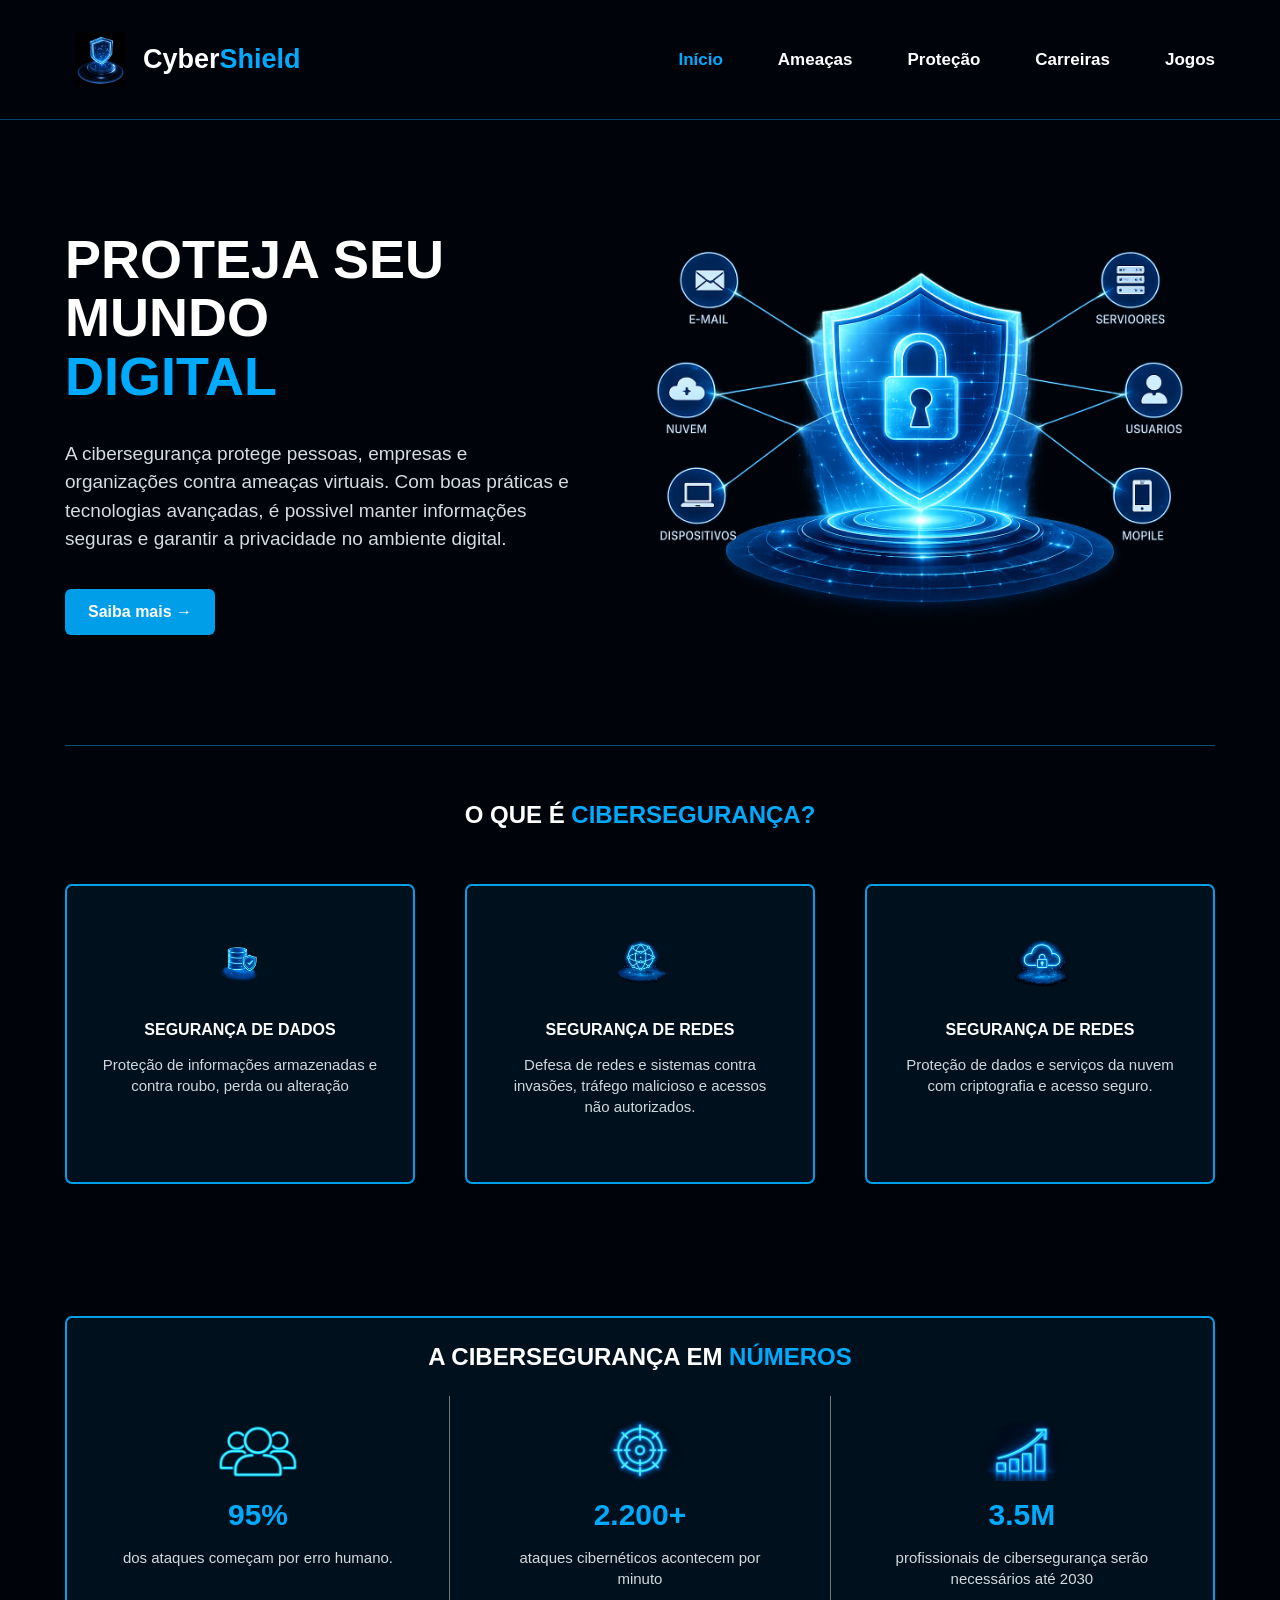
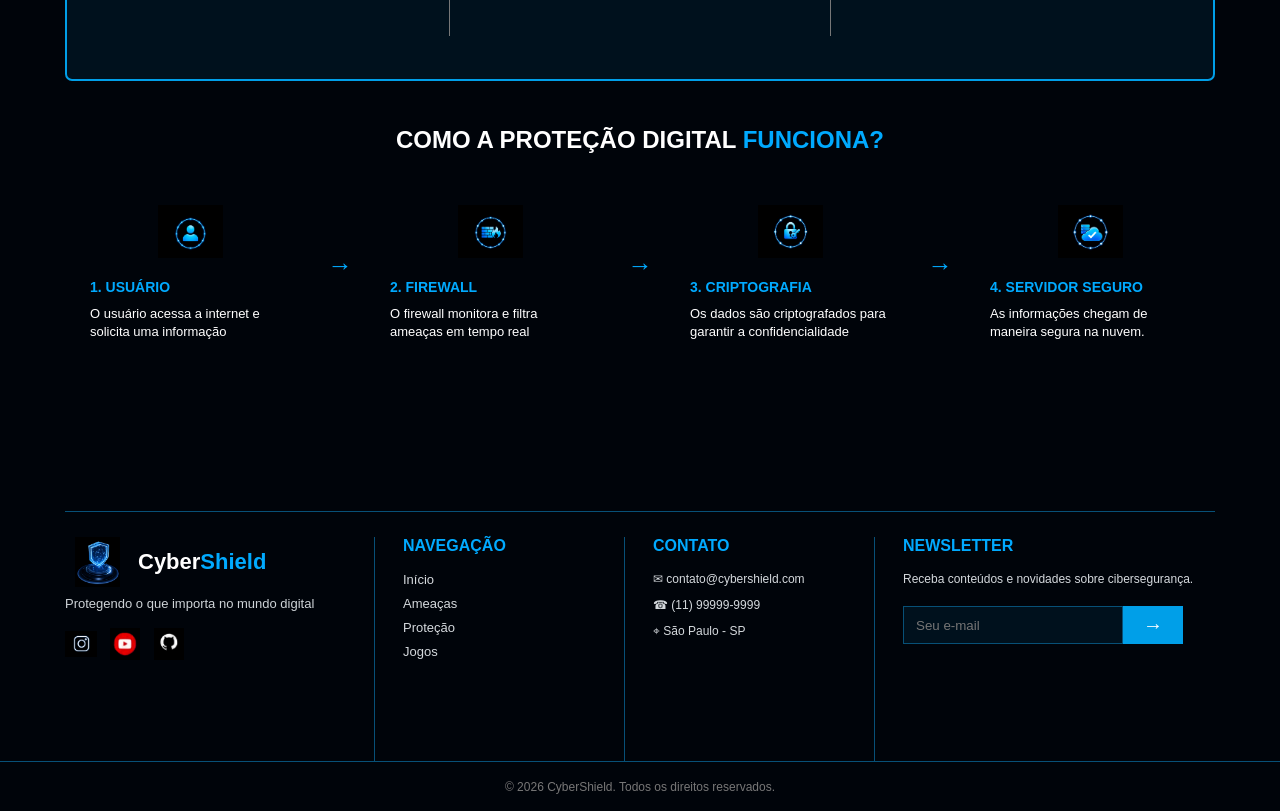
<file: index.html>
<!DOCTYPE html>
<html lang="pt-br">

<head>
    <meta charset="UTF-8">
    <meta name="viewport" content="width=device-width, initial-scale=1.0">

    <link rel="stylesheet" href="./Style/style.css">

    <title>CyberShield</title>
</head>

<body>

    <header>

        <div class="logo">
            <img src="./img/logo2.png" alt="CyberShield">
            <h2>Cyber<span>Shield</span></h2>
        </div>

        

        <nav>
            <a href="index.html">Início</a>
            <a href="./Paginas/Ameaças.html">Ameaças</a>
            <a href="./Paginas/proteger.html">Proteção</a>
            <a href="./Paginas/carreiras.html">Carreiras</a>
            <a href="./Paginas/Jogo.html">Jogos</a>
        </nav>

    </header>

    <main>

        <section class="inicio">

            <div class="inicio-texto">

                <h1>
                    PROTEJA SEU MUNDO
                    <strong>DIGITAL</strong>
                </h1>

                <p>
                    A cibersegurança protege pessoas, empresas
                    e organizações contra ameaças virtuais. Com
                    boas práticas e tecnologias avançadas, é
                    possivel manter informações seguras e
                    garantir a privacidade no ambiente digital.
                </p>

                <a class="botao" href="Paginas/pt2 luiz.html">
                    Saiba mais →
                </a>

            </div>

            <div class="inicio-imagem">

                <img src="./img/protecao.png.png" alt="Proteção digital">

            </div>

        </section>

        <div class="linha"></div>

        <section class="ciberseguranca">

            <h2>
                O QUE É <span>CIBERSEGURANÇA?</span>
            </h2>

            <div class="cards">

                <div class="card">

                    <img src="./img/seguranca-dados.png" alt="Segurança de dados">

                    <h3>
                        SEGURANÇA DE DADOS
                    </h3>

                    <p>
                        Proteção de informações
                        armazenadas e contra roubo,
                        perda ou alteração
                    </p>

                </div>

                <div class="card">

                    <img src="./img/seguranca-rede.png" alt="Segurança de rede">

                    <h3>
                        SEGURANÇA DE REDES
                    </h3>

                    <p>
                        Defesa de redes e sistemas
                        contra invasões, tráfego
                        malicioso e acessos não
                        autorizados.
                    </p>

                </div>

                <div class="card">

                    <img src="./img/seguranca-nuvem.png" alt="Segurança de nuvem">

                    <h3>
                        SEGURANÇA DE REDES
                    </h3>

                    <p>
                        Proteção de dados e serviços
                        da nuvem com criptografia e
                        acesso seguro.
                    </p>

                </div>

            </div>

        </section>

        <section class="numeros">

            <h2>
                A CIBERSEGURANÇA EM <span>NÚMEROS</span>
            </h2>

            <div class="numeros-conteudo">

                <div class="numero">

                    <img src="./img/pessoas.png" alt="Pessoas">

                    <h3>95%</h3>

                    <p>
                        dos ataques começam por
                        erro humano.
                    </p>

                </div>

                <div class="numero">

                    <img src="./img/alvo.png" alt="Ataques">

                    <h3>2.200+</h3>

                    <p>
                        ataques cibernéticos
                        acontecem por minuto
                    </p>

                </div>

                <div class="numero">

                    <img src="./img/grafico.png" alt="Gráfico">

                    <h3>3.5M</h3>

                    <p>
                        profissionais de cibersegurança
                        serão necessários até 2030
                    </p>

                </div>

            </div>

        </section>

        <section class="protecao">

            <h2>
                COMO A PROTEÇÃO DIGITAL <span>FUNCIONA?</span>
            </h2>

            <div class="etapas">

                <div class="etapa">

                    <img src="./img/usuario.png" alt="Usuário">

                    <h3>1. USUÁRIO</h3>

                    <p>
                        O usuário acessa a
                        internet e solicita uma
                        informação
                    </p>

                </div>

                <div class="seta">
                    →
                </div>

                <div class="etapa">

                    <img src="./img/firewall.png" alt="Firewall">

                    <h3>2. FIREWALL</h3>

                    <p>
                        O firewall monitora e
                        filtra ameaças em tempo real
                    </p>

                </div>

                <div class="seta">
                    →
                </div>

                <div class="etapa">

                    <img src="./img/criptografia.png" alt="Criptografia">

                    <h3>3. CRIPTOGRAFIA</h3>

                    <p>
                        Os dados são criptografados
                        para garantir a confidencialidade
                    </p>

                </div>

                <div class="seta">
                    →
                </div>

                <div class="etapa">

                    <img src="./img/servidor.png" alt="Servidor seguro">

                    <h3>4. SERVIDOR SEGURO</h3>

                    <p>
                        As informações chegam
                        de maneira segura na
                        nuvem.
                    </p>

                </div>

            </div>

        </section>

    </main>

    <footer>

        <div class="rodape-logo">

            <div class="logo">

                <img src="./img/logo2.png" alt="CyberShield">

                <h2>
                    Cyber<span>Shield</span>
                </h2>

            </div>

            <p>
                Protegendo o que importa no
                mundo digital
            </p>

            <div class="redes">

                <img src="./img/insta.png" alt="Instagram">
                <img src="./img/youtube.png" alt="YouTube">
                <img src="./img/git.png" alt="GitHub">

            </div>

        </div>

        <div class="rodape-coluna">

            <h3>NAVEGAÇÃO</h3>

            <a href="index.html">Início</a>
            <a href="./Paginas/Ameaças.html">Ameaças</a>
            <a href="./Paginas/proteger.html">Proteção</a>
            <a href="./Paginas/Jogo.html">Jogos</a>

        </div>

        <div class="rodape-coluna">

            <h3>CONTATO</h3>

            <p>✉ contato@cybershield.com</p>
            <p>☎ (11) 99999-9999</p>
            <p>⌖ São Paulo - SP</p>

        </div>

        <div class="rodape-coluna newsletter">

            <h3>NEWSLETTER</h3>

            <p>
                Receba conteúdos e novidades
                sobre cibersegurança.
            </p>

            <div class="email">

                <input type="text" placeholder="Seu e-mail">

                <button>→</button>

            </div>

        </div>

    </footer>

    <div class="final">
        © 2026 CyberShield. Todos os direitos reservados.
    </div>

</body>

</html>
</file>
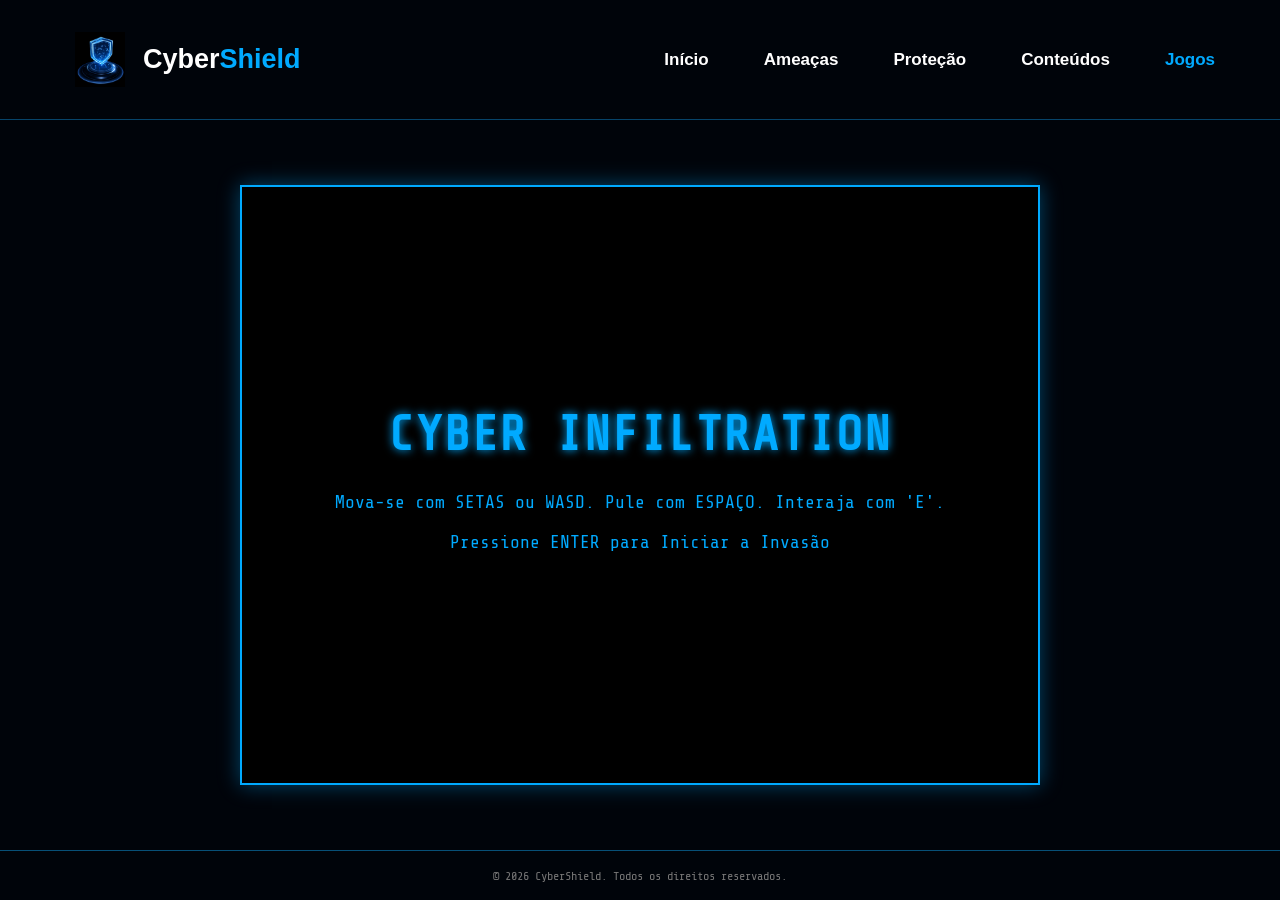
<file: Jogo.html>
<!DOCTYPE html>
<html lang="pt-BR">
<head>
    <meta charset="UTF-8">
    <meta name="viewport" content="width=device-width, initial-scale=1.0">
    <title>CyberSec Infiltration</title>
    <link rel="stylesheet" href="./Style/jogo.css">
</head>
<body>

    <header>
        <div class="logo">
            <img src="./img/logo2.png" alt="CyberShield">
            <h2>Cyber<span>Shield</span></h2>
        </div>

        <nav>
            <a href="index.html">Início</a>
            <a href="index.html#ameacas">Ameaças</a>
            <a href="index.html#protecao">Proteção</a>
            <a href="index.html#conteudos">Conteúdos</a>
            <a href="jogo.html" class="active">Jogos</a>
        </nav>
    </header>

    <main id="main-game">
        <div id="game-container">
            <canvas id="gameCanvas" width="800" height="600"></canvas>
            <div id="ui-layer">
                <div id="start-screen" class="screen">
                    <h1 class="glitch" data-text="CYBER INFILTRATION">CYBER INFILTRATION</h1>
                    <p>Mova-se com SETAS ou WASD. Pule com ESPAÇO. Interaja com 'E'.</p>
                    <p>Pressione ENTER para Iniciar a Invasão</p>
                </div>
                
                <div id="pause-screen" class="screen hidden">
                    <h1>SISTEMA PAUSADO</h1>
                    <p>Pressione 'P' ou 'ESC' para Retomar</p>
                </div>
                
                <div id="game-over-screen" class="screen hidden">
                    <h1 class="error">CONEXÃO PERDIDA</h1>
                    <p>Vidas Esgotadas.</p>
                    <p>Pressione ENTER para Tentar Novamente</p>
                </div>

                <div id="level-complete-screen" class="screen hidden">
                    <h1 class="success">FIREWALL BYPASSED</h1>
                    <p>Acesso Concedido ao Próximo Nó.</p>
                    <p>Pressione ENTER para Continuar</p>
                </div>

                <div id="game-won-screen" class="screen hidden">
                    <h1 class="success">MAINFRAME HACKEADO!</h1>
                    <p>Você destruiu o A.I. Core e liberou a rede!</p>
                    <p>Obrigado por jogar!</p>
                </div>
                
                <div id="hud" class="hidden">
                    <div class="hud-item">❤️ Vidas: <span id="lives-count">3</span></div>
                    <div class="hud-item">🌐 Nível: <span id="level-indicator">1</span></div>
                    <div class="hud-item">🔑 Chaves: <span id="keys-count">0</span></div>
                </div>
                
                <div id="puzzle-modal" class="modal hidden">
                    <h2>TERMINAL DE SEGURANÇA</h2>
                    <p id="puzzle-text">Resolva o enigma para desbloquear a porta:</p>
                    <input type="text" id="puzzle-input" placeholder="Insira a resposta..." autocomplete="off">
                    <button id="puzzle-submit">Hackear</button>
                    <p id="puzzle-error" class="error hidden">Acesso Negado. Resposta incorreta.</p>
                </div>
            </div>
        </div>
    </main>

    <script src="./Game/levels.js"></script>
    <script src="./Game/game.js"></script>

    <div class="final">
        © 2026 CyberShield. Todos os direitos reservados.
    </div>
</body>
</html>
</file>
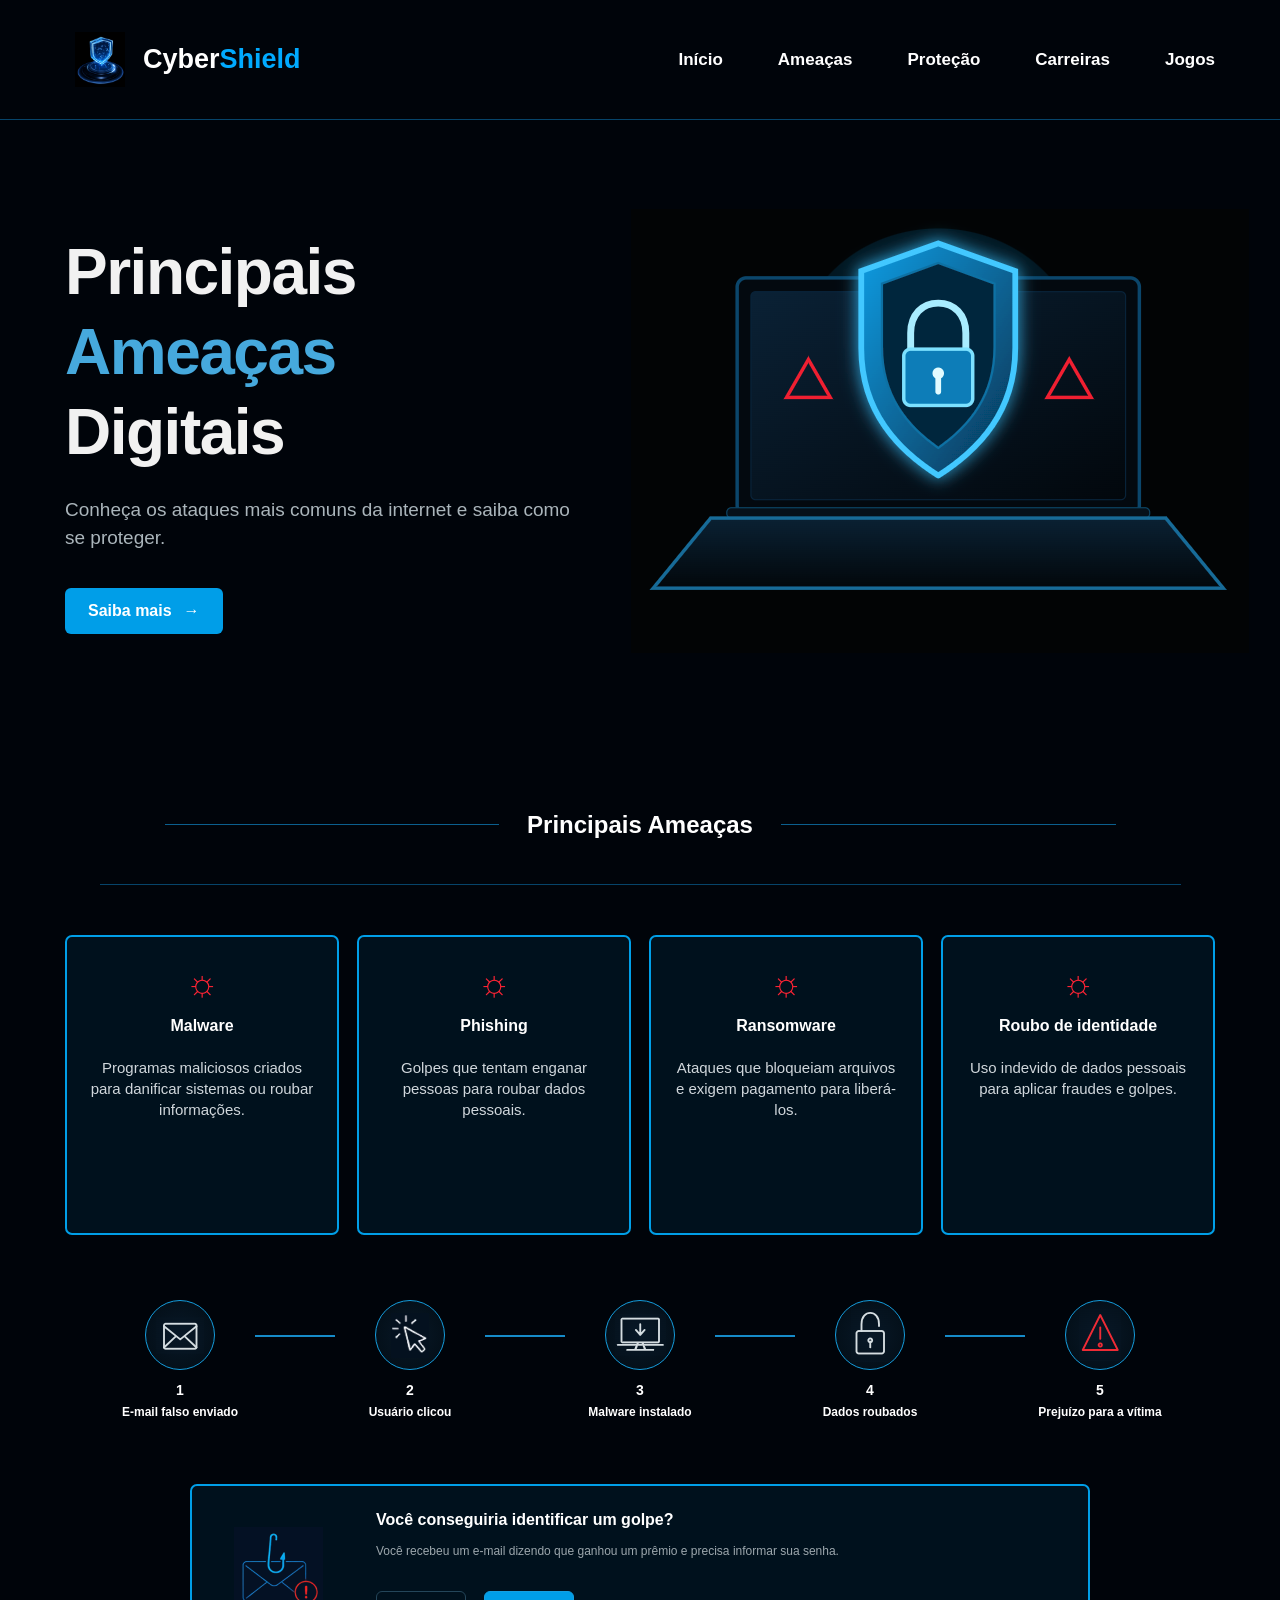
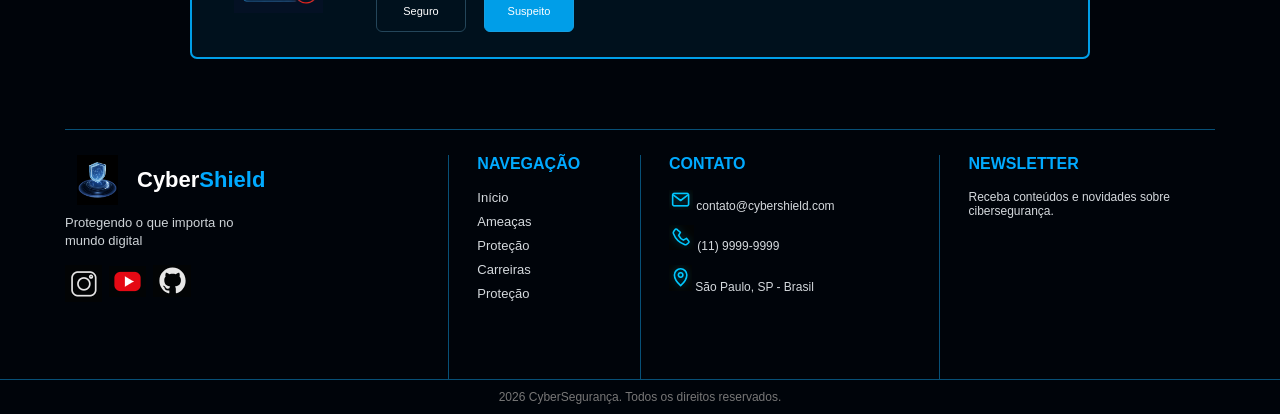
<file: Paginas/Ameaças.html>
<!DOCTYPE html>
<html lang="pt-BR">

<head>
    <meta charset="UTF-8">
    <meta name="viewport" content="width=device-width, initial-scale=1.0">
    <title>CyberShield | Ameaças Digitais</title>
    <link rel="stylesheet" href="../Style/ameaças.css">
</head>

<body>

<header id="inicio">
    <a class="brand" href="../index.html">
        <img src="../img/logo2.png" alt="Escudo CyberShield">
        <strong>Cyber<span>Shield</span></strong>
    </a>

    <nav>
        <a href="../index.html">Início</a>
        <a href="Ameaças.html">Ameaças</a>
        <a href="proteger.html">Proteção</a>
        <a href="carreiras.html">Carreiras</a>
        <a href="Jogo.html">Jogos</a>
    </nav>
</header>

<main>

    <section class="hero">

        <article>
            <h1>
                <span>Principais</span>
                <b>Ameaças</b><br>
                <span>Digitais</span>
            </h1>

            <p>
                Conheça os ataques mais comuns da internet
                e saiba como se proteger.
            </p>

            <a class="button" href="ataques.html">
                Saiba mais <b>→</b>
            </a>
        </article>

        <figure class="computer">

       <img src="../imagem_gab/TRABALHO EDUTEC7.png" alt="imagem de um computador com cadeado">

        </figure>
    </section>

    <section id="ameacas" class="threats">

        <header class="section-title">
            <i></i>
            <h2>Principais Ameaças</h2>
            <i></i>
        </header>

        <section class="cards">

            <article>
                <strong>☼</strong>
                <h3>Malware</h3>
                <p>
                    Programas maliciosos criados para
                    danificar sistemas ou roubar informações.
                </p>
            </article>

            <article>
                <strong>☼</strong>
                <h3>Phishing</h3>
                <p>
                    Golpes que tentam enganar pessoas
                    para roubar dados pessoais.
                </p>
            </article>

            <article>
                <strong>☼</strong>
                <h3>Ransomware</h3>
                <p>
                    Ataques que bloqueiam arquivos e exigem
                    pagamento para liberá-los.
                </p>
            </article>

            <article>
                <strong>☼</strong>
                <h3>Roubo de identidade</h3>
                <p>
                    Uso indevido de dados pessoais para
                    aplicar fraudes e golpes.
                </p>
            </article>

        </section>

        <section class="flow">

            <article>
                <figure>
                    <img src="../imagem_gab/imagens1.png" alt="imagem de um envelope de e-mail">
                </figure>
                <b>1</b>
                <p>E-mail falso enviado</p>
            </article>

            <i></i>

            <article>
                <figure>
                    <img src="../imagem_gab/imagens2.png" alt="imagem de um clique em um link">
                </figure>
                <b>2</b>
                <p>Usuário clicou</p>
            </article>

            <i></i>

            <article>
                <figure>
                    <img src="../imagem_gab/imagens3.png" alt="imagem de um malware sendo instalado">
                </figure>
                <b>3</b>
                <p>Malware instalado</p>
            </article>

            <i></i>

            <article>
                <figure>
                    <img src="../imagem_gab/imagens4.png" alt="imagem de dados sendo roubados">
                </figure>
                <b>4</b>
                <p>Dados roubados</p>
            </article>

            <i></i>

            <article>
                <figure class="danger">
                    <img src="../imagem_gab/imagens5.png" alt="imagem de prejuízo para a vítima">
                </figure>
                <b>5</b>
                <p>Prejuízo para a vítima</p>
            </article>

        </section>

    </section>

    <section id="protecao" class="quiz">

        <figure>
            <img src="../imagem_gab/Imagens6.png" alt="imagem de um escudo com cadeado">
        </figure>

        <article>
            <h3>Você conseguiria identificar um golpe?</h3>

            <p>
                Você recebeu um e-mail dizendo que ganhou
                um prêmio e precisa informar sua senha.
            </p>

            <p class="answers">
                <span>Seguro</span>
                <span>Suspeito</span>
            </p>
        </article>

    </section>

    <section id="carreiras"></section>
    <section id="jogo"></section>

</main>

<footer>

    <section class="footer-brand">
        <a href="../index.html" class="brand">
            <img src="../imagem_gab/novo logo.png" alt="Escudo CyberShield">
            <strong>Cyber<span>Shield</span></strong>
        </a>

        <p>
            Protegendo o que importa no<br>
            mundo digital
        </p>

        <nav class="social">
            <a href="#" aria-label="Instagram">
                <img src="../imagem_gab/icones1.png" alt="icone do Instagram">
            </a>

            <a href="#" aria-label="YouTube">
                <img src="../imagem_gab/icones2.png" alt="icone do YouTube">
            </a>

            <a href="#" aria-label="GitHub">
                <img src="../imagem_gab/icones3.png" alt="icone do GitHub">
            </a>
        </nav>
    </section>

    <section>
        <h4>NAVEGAÇÃO</h4>
        <a href="../index.html">Início</a>
        <a href="Ameaças.html">Ameaças</a>
        <a href="proteger.html">Proteção</a>
        <a href="carreiras.html">Carreiras</a>
        <a href="Jogo.html">Proteção</a>
    </section>

    <section class="contact">
    <h4>CONTATO</h4>

    <p>
        <img src="../imagem_gab/icones4.png" alt="icone de e-mail">
        <span>contato@cybershield.com</span>
    </p>

    <p>
        <img src="../imagem_gab/icones5.png" alt="icone de telefone">
        <span>(11) 9999-9999</span>
    </p>

    <p>
        <img src="../imagem_gab/icones6.png" alt="icone de localização">
        <span>São Paulo, SP - Brasil</span>
    </p>
</section>

    <section>
        <h4>NEWSLETTER</h4>
        <p>
            Receba conteúdos e novidades sobre<br>
            cibersegurança.
        </p>
    </section>

</footer>

<small>2026 CyberSegurança. Todos os direitos reservados.</small>
</file>
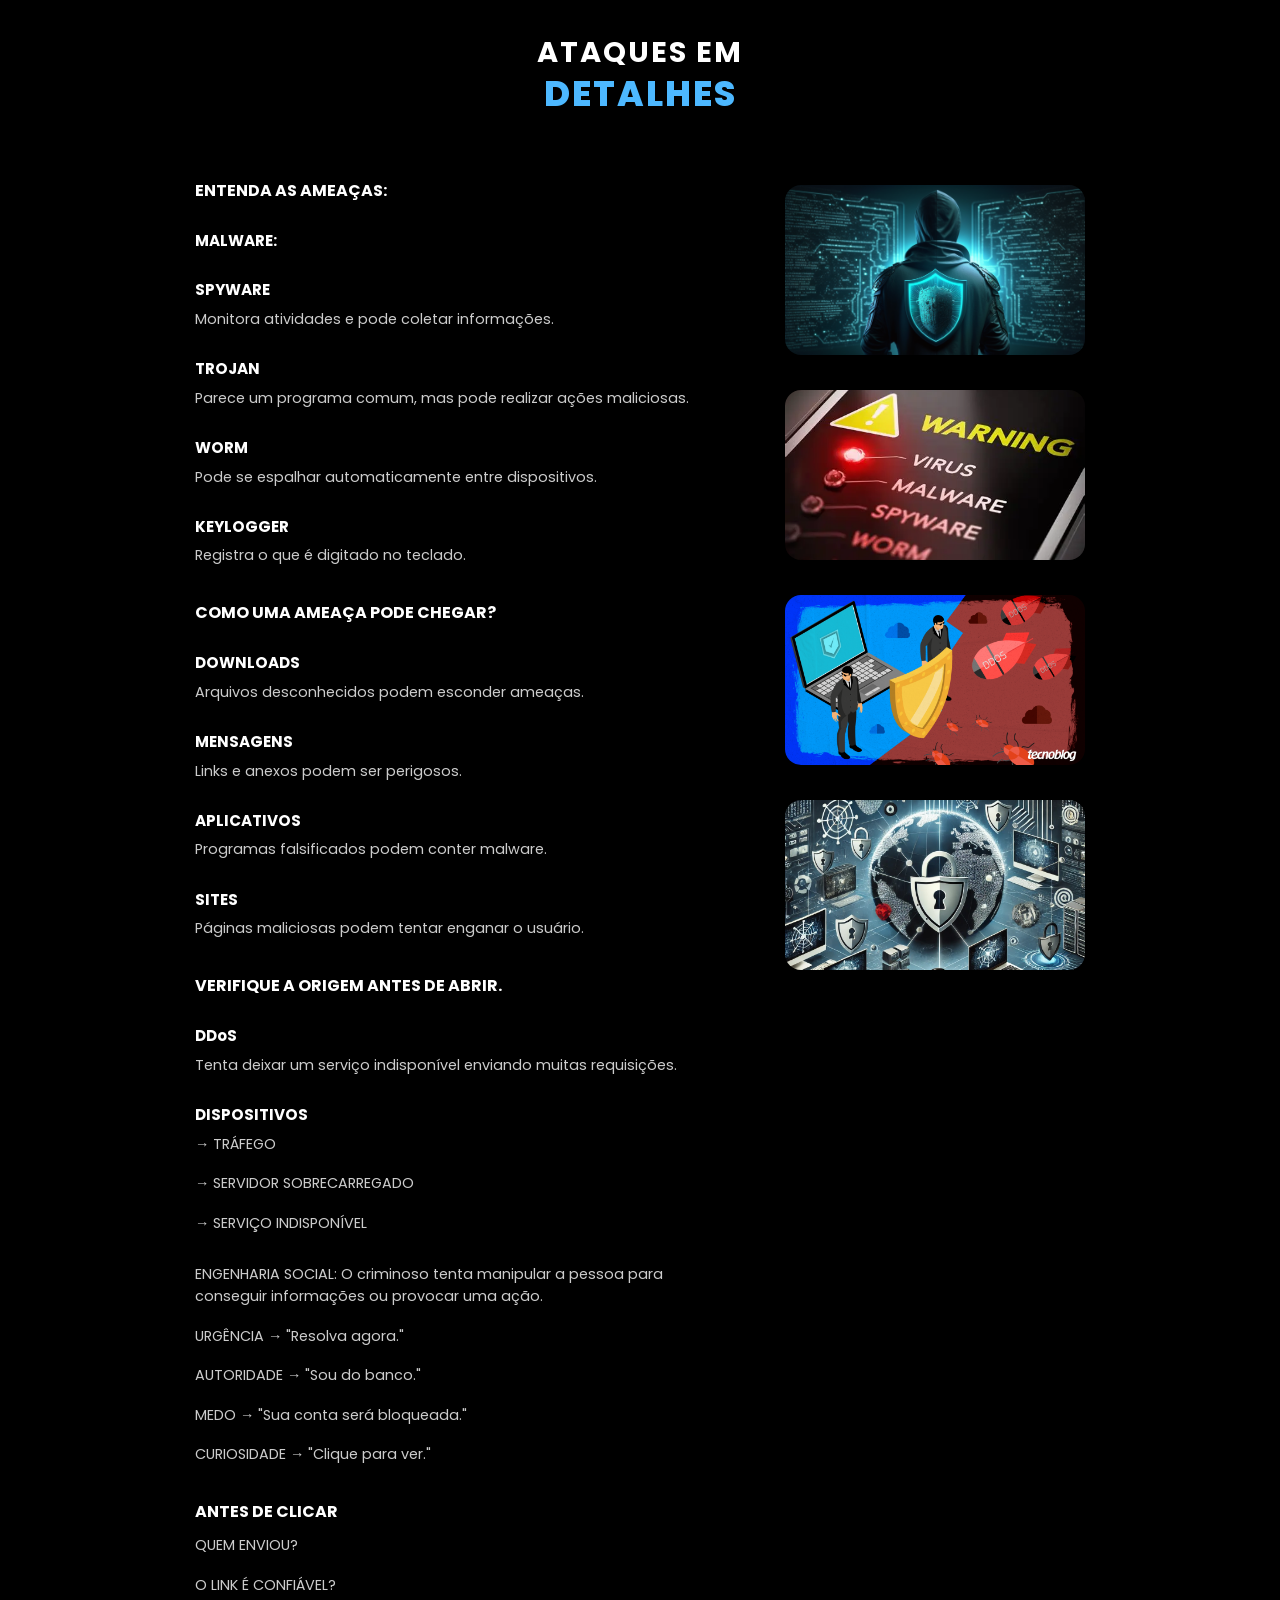
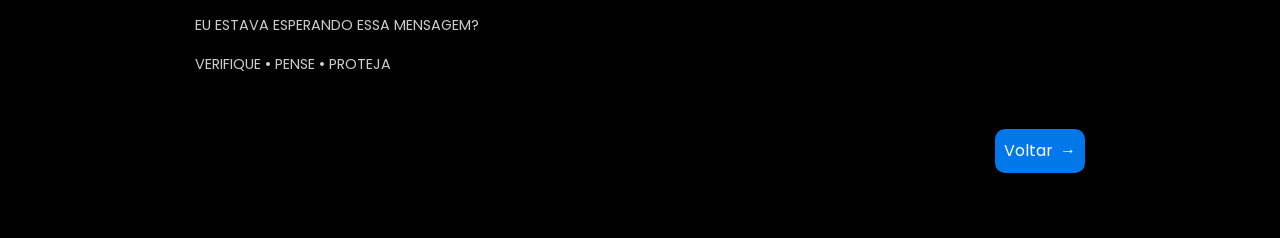
<file: Paginas/ataques.html>
<!DOCTYPE html>
<html lang="pt-BR">

<head>
    <meta charset="UTF-8">
    <meta name="viewport" content="width=device-width, initial-scale=1.0">
    <title>CyberShield | Ataques em Detalhes</title>
    <link rel="stylesheet" href="../Style/ataques.css">
</head>

<body>


<main>

    <section class="title">
        <h1>ATAQUES EM <span>DETALHES</span></h1>
    </section>

    <section class="content">

        <article class="text">

            <h2>ENTENDA AS AMEAÇAS:</h2>

            <h3>MALWARE:</h3>

            <h3>SPYWARE</h3>
            <p>Monitora atividades e pode coletar informações.</p>

            <h3>TROJAN</h3>
            <p>Parece um programa comum, mas pode realizar ações maliciosas.</p>

            <h3>WORM</h3>
            <p>Pode se espalhar automaticamente entre dispositivos.</p>

            <h3>KEYLOGGER</h3>
            <p>Registra o que é digitado no teclado.</p>

            <h2>COMO UMA AMEAÇA PODE CHEGAR?</h2>

            <h3>DOWNLOADS</h3>
            <p>Arquivos desconhecidos podem esconder ameaças.</p>

            <h3>MENSAGENS</h3>
            <p>Links e anexos podem ser perigosos.</p>

            <h3>APLICATIVOS</h3>
            <p>Programas falsificados podem conter malware.</p>

            <h3>SITES</h3>
            <p>Páginas maliciosas podem tentar enganar o usuário.</p>

            <h2>VERIFIQUE A ORIGEM ANTES DE ABRIR.</h2>

            <h3>DDoS</h3>
            <p>Tenta deixar um serviço indisponível enviando muitas requisições.</p>

            <h3>DISPOSITIVOS</h3>
            <p>→ TRÁFEGO</p>
            <p>→ SERVIDOR SOBRECARREGADO</p>
            <p>→ SERVIÇO INDISPONÍVEL</p>

            <p class="final-text">
                ENGENHARIA SOCIAL: O criminoso tenta manipular a pessoa para <br>
                conseguir informações ou provocar uma ação.
            </p>

            <p>URGÊNCIA → "Resolva agora."</p>
            <p>AUTORIDADE → "Sou do banco."</p>
            <p>MEDO → "Sua conta será bloqueada."</p>
            <p>CURIOSIDADE → "Clique para ver."</p>

            <h2>ANTES DE CLICAR</h2>

            <p>QUEM ENVIOU?</p>
            <p>O LINK É CONFIÁVEL?</p>
            <p>EU ESTAVA ESPERANDO ESSA MENSAGEM?</p>
            <p>VERIFIQUE • PENSE • PROTEJA</p>

        </article>

        <aside class="images">

            <img src="../img/ataques1.webp" alt="Pessoa protegida por escudo digital">

            <img src="../img/ataques2.webp" alt="Alerta de vírus e malware">

            <img src="../img/ataques3.webp" alt="Ilustração sobre ameaças digitais">

            <img src="../img/ataques4.webp" alt="Segurança digital">

        </aside>

    </section>

    <a href="Ameaças.html" class="back-button">
        Voltar <span>→</span>
    </a>

</main>


</body>
</html>
</file>
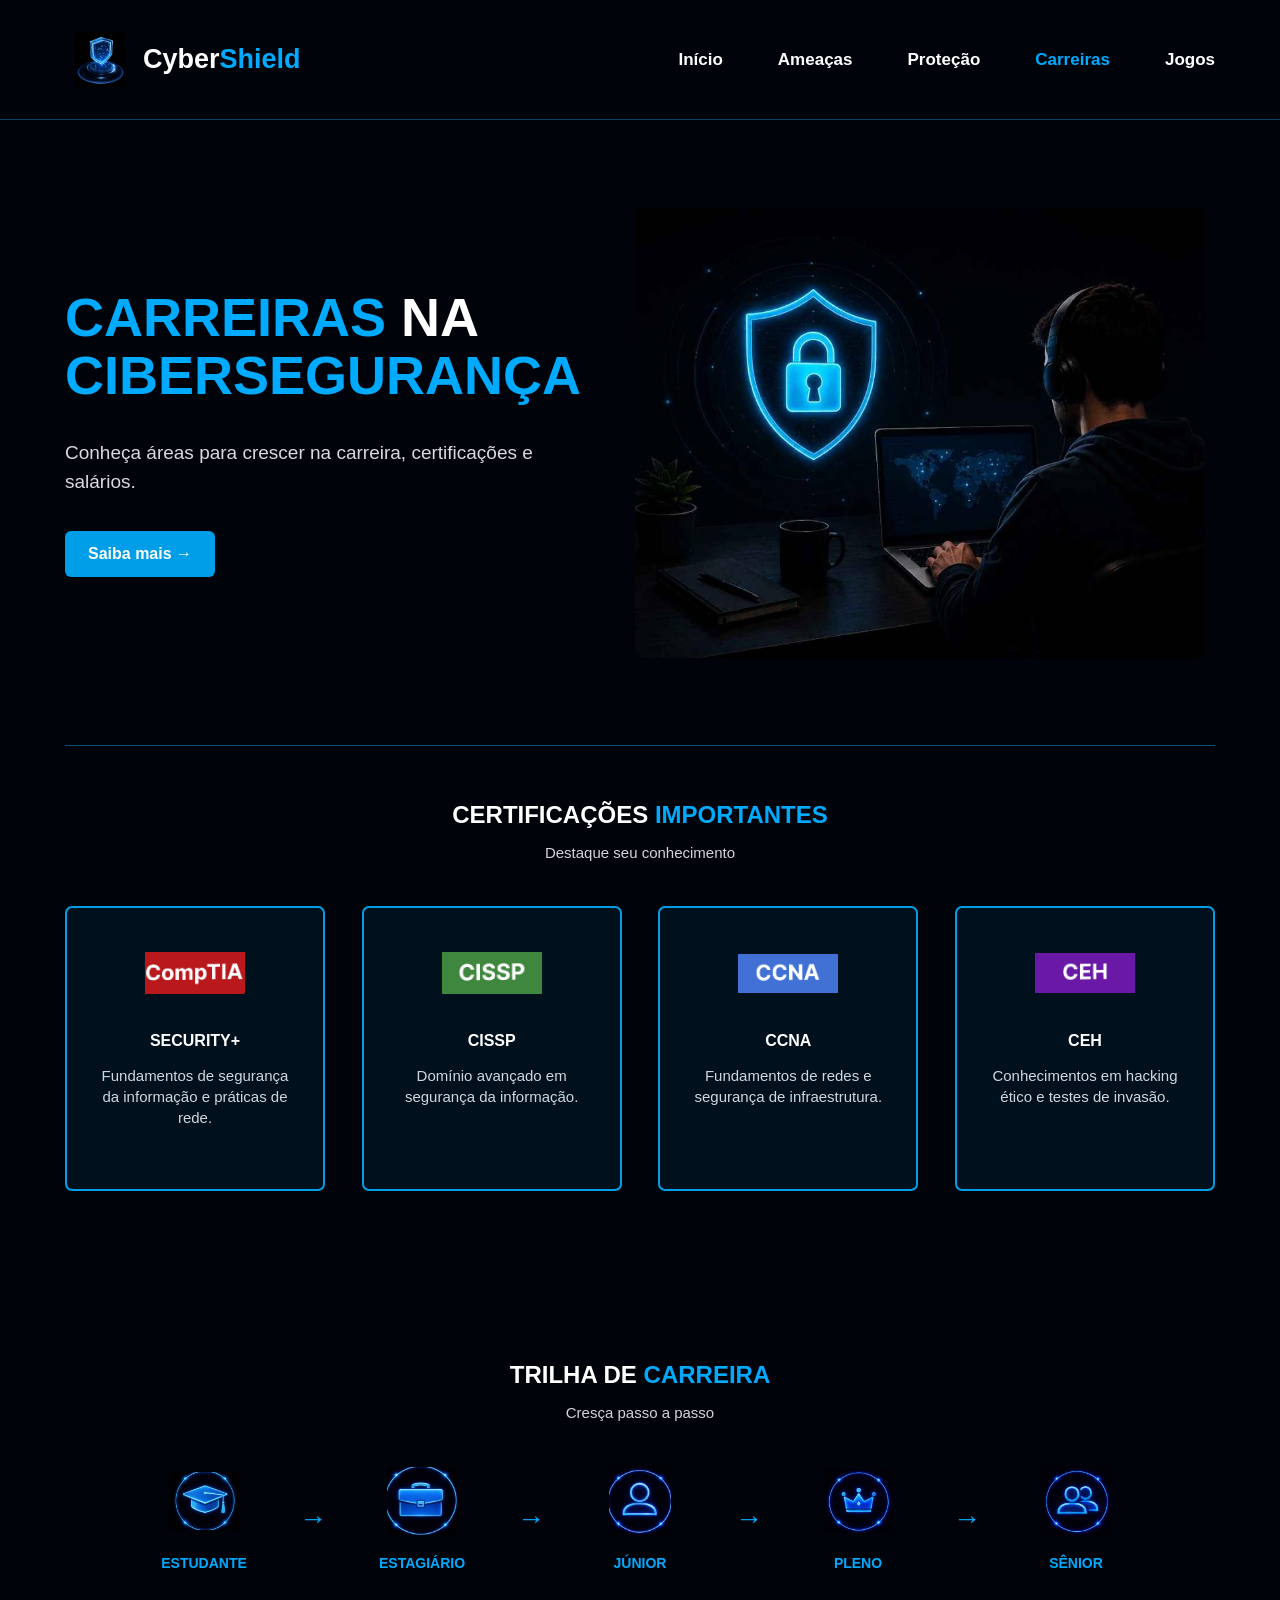
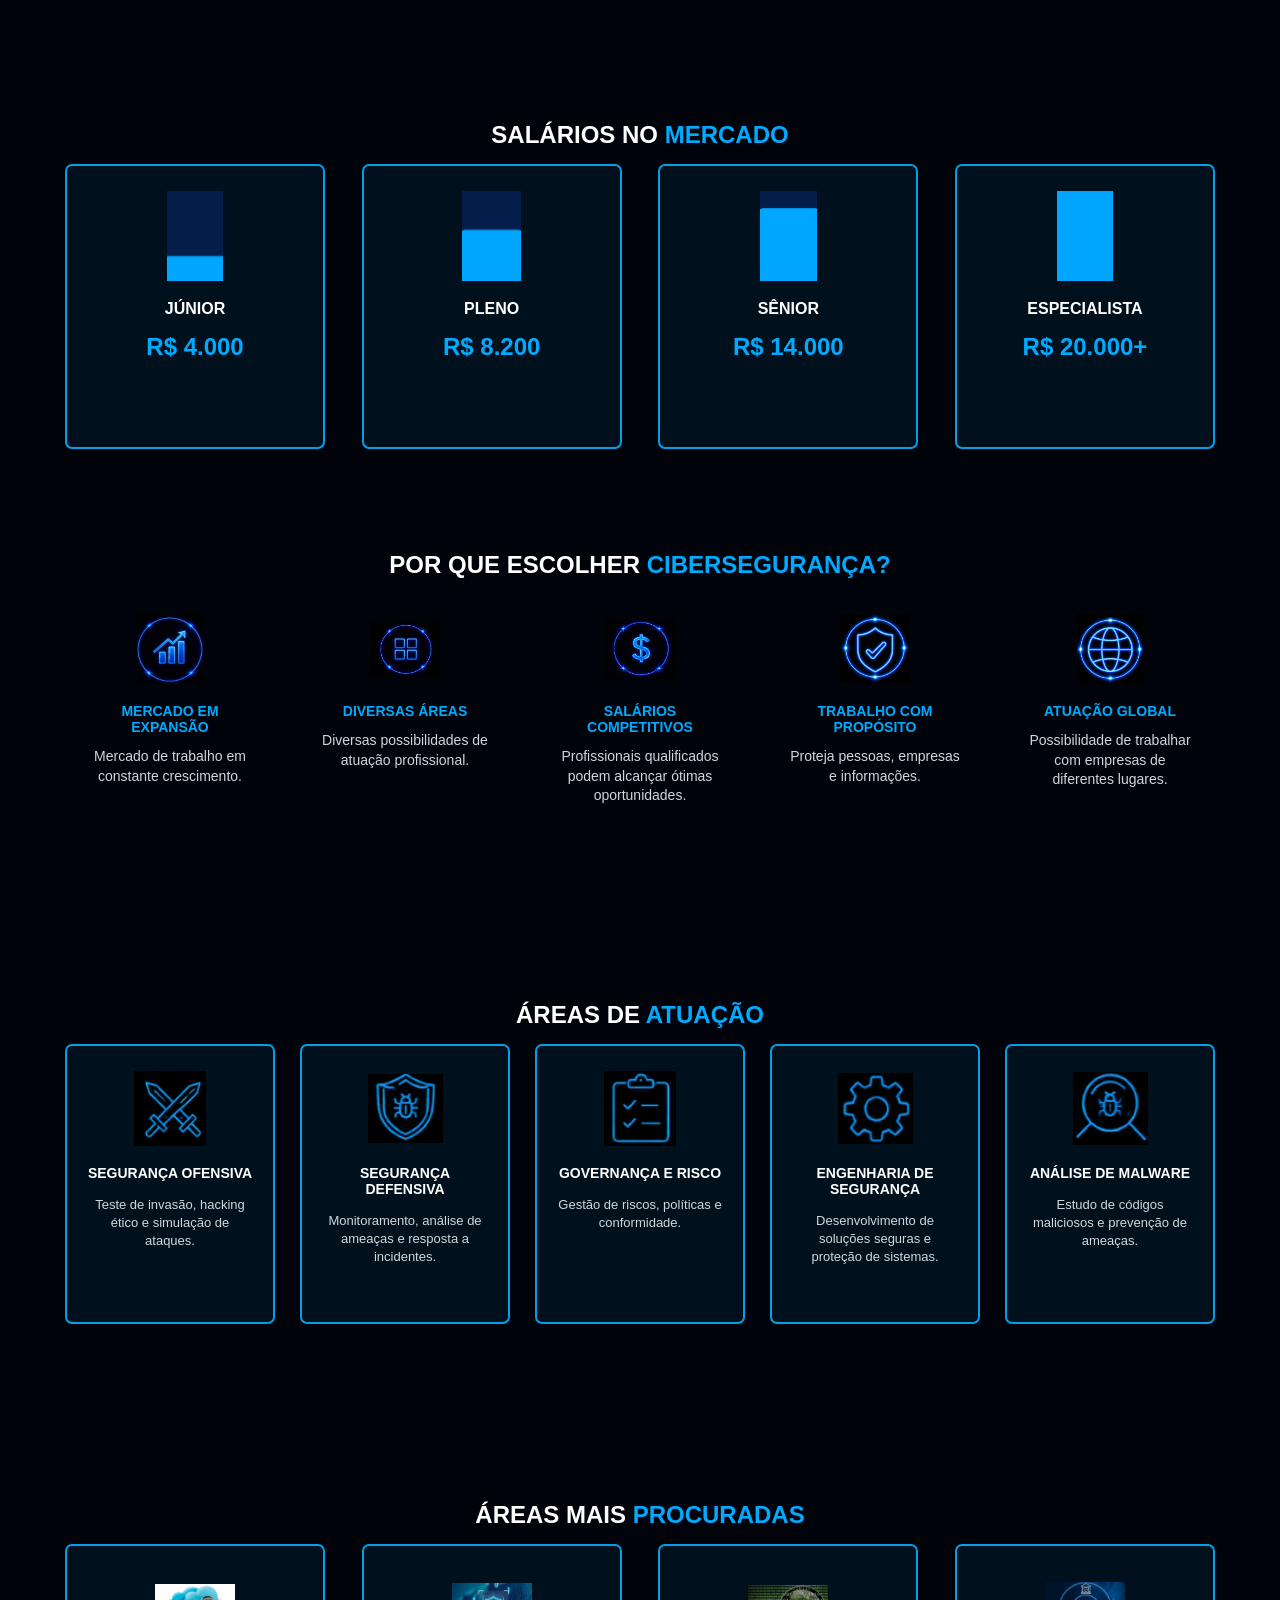
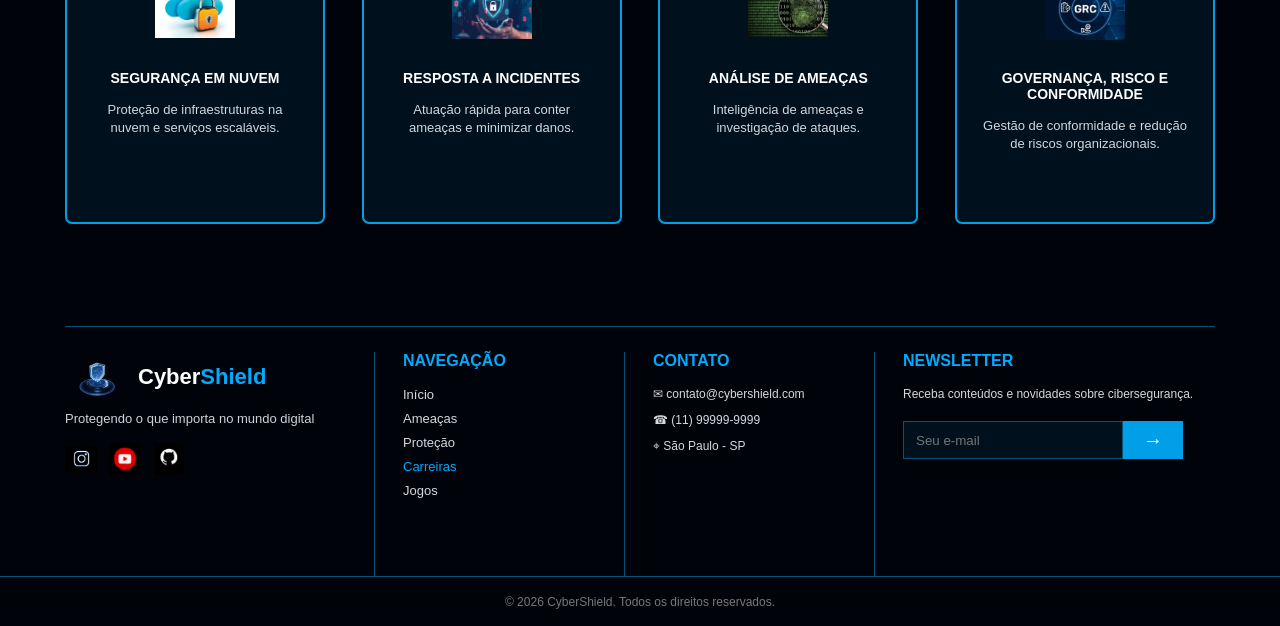
<file: Paginas/carreiras.html>
<!DOCTYPE html>
<html lang="pt-br">

<head>
    <meta charset="UTF-8">
    <meta name="viewport" content="width=device-width, initial-scale=1.0">

    <link rel="stylesheet" href="../Style/carreiras.css">

    <title>CyberShield - Carreiras</title>
</head>

<body>

    <header>

        <div class="logo">

            <img src="../img/logo2.png" alt="CyberShield">

            <h2>
                Cyber<span>Shield</span>
            </h2>

        </div>

        <nav>
            <a href="../index.html">Início</a>
            <a href="./Ameaças.html">Ameaças</a>
            <a href="./proteger.html">Proteção</a>
            <a href="./carreiras.html" class="ativo">Carreiras</a>
            <a href="./Jogo.html">Jogos</a>
        </nav>

    </header>


    <main>

        <!-- HERO -->

        <section class="carreira-inicio">

            <div class="carreira-texto">

                <h1>
                    <span>CARREIRAS</span> NA
                    <strong>CIBERSEGURANÇA</strong>
                </h1>

                <p>
                    Conheça áreas para crescer na carreira,
                    certificações e salários.
                </p>

                <a class="botao" href="pt2 vitor.html">
                    Saiba mais →
                </a>

            </div>

            <div class="carreira-imagem">

                <img src="../imagens/imagem_titulo.jpg"
                     alt="Profissional de cibersegurança">

            </div>

        </section>

        <div class="linha"></div>


        <!-- CERTIFICAÇÕES -->

        <section class="certificacoes" id="certificacoes">

            <h2>
                CERTIFICAÇÕES <span>IMPORTANTES</span>
            </h2>

            <p class="subtitulo">
                Destaque seu conhecimento
            </p>

            <div class="cards-certificacoes">

                <div class="card">

                    <img src="../imagens/compTIA.png"
                         alt="CompTIA Security+">

                    <h3>SECURITY+</h3>

                    <p>
                        Fundamentos de segurança da informação
                        e práticas de rede.
                    </p>

                </div>


                <div class="card">

                    <img src="../imagens/CISSP.png"
                         alt="CISSP">

                    <h3>CISSP</h3>

                    <p>
                        Domínio avançado em segurança
                        da informação.
                    </p>

                </div>


                <div class="card">

                    <img src="../imagens/CCNA.png"
                         alt="CCNA">

                    <h3>CCNA</h3>

                    <p>
                        Fundamentos de redes e segurança
                        de infraestrutura.
                    </p>

                </div>


                <div class="card">

                    <img src="../imagens/CEH.png"
                         alt="CEH">

                    <h3>CEH</h3>

                    <p>
                        Conhecimentos em hacking ético
                        e testes de invasão.
                    </p>

                </div>

            </div>

        </section>


        <!-- TRILHA DE CARREIRA -->

        <section class="trilha">

            <h2>
                TRILHA DE <span>CARREIRA</span>
            </h2>

            <p class="subtitulo">
                Cresça passo a passo
            </p>

            <div class="trilha-conteudo">

                <div class="trilha-item">

                    <img src="../imagens/icone-estudante.png"
                         alt="Estudante">

                    <h3>ESTUDANTE</h3>

                </div>

                <div class="trilha-seta">→</div>

                <div class="trilha-item">

                    <img src="../imagens/icone-estagiario.png"
                         alt="Estagiário">

                    <h3>ESTAGIÁRIO</h3>

                </div>

                <div class="trilha-seta">→</div>

                <div class="trilha-item">

                    <img src="../imagens/icone-junior.png"
                         alt="Júnior">

                    <h3>JÚNIOR</h3>

                </div>

                <div class="trilha-seta">→</div>

                <div class="trilha-item">

                    <img src="../imagens/icone-pleno.png"
                         alt="Pleno">

                    <h3>PLENO</h3>

                </div>

                <div class="trilha-seta">→</div>

                <div class="trilha-item">

                    <img src="../imagens/icone-senior.png"
                         alt="Sênior">

                    <h3>SÊNIOR</h3>

                </div>

            </div>

        </section>


        <!-- SALÁRIOS -->

        <section class="salarios">

            <h2>
                SALÁRIOS NO <span>MERCADO</span>
            </h2>

            <div class="cards-salarios">

                <div class="salario">

                    <img src="../imagens/junior.png"
                         alt="Júnior">

                    <h3>JÚNIOR</h3>

                    <strong>R$ 4.000</strong>

                </div>


                <div class="salario">

                    <img src="../imagens/pleno.png"
                         alt="Pleno">

                    <h3>PLENO</h3>

                    <strong>R$ 8.200</strong>

                </div>


                <div class="salario">

                    <img src="../imagens/senior.png"
                         alt="Sênior">

                    <h3>SÊNIOR</h3>

                    <strong>R$ 14.000</strong>

                </div>


                <div class="salario">

                    <img src="../imagens/especialista.png"
                         alt="Especialista">

                    <h3>ESPECIALISTA</h3>

                    <strong>R$ 20.000+</strong>

                </div>

            </div>

        </section>


        <!-- POR QUE ESCOLHER -->

        <section class="escolhas">

            <h2>
                POR QUE ESCOLHER
                <span>CIBERSEGURANÇA?</span>
            </h2>

            <div class="cards-escolhas">

                <div class="escolha">

                    <img src="../imagens/mercado-icone.png"
                         alt="Mercado">

                    <h3>MERCADO EM EXPANSÃO</h3>

                    <p>
                        Mercado de trabalho em constante crescimento.
                    </p>

                </div>


                <div class="escolha">

                    <img src="../imagens/atuacao-icone.png"
                         alt="Áreas de atuação">

                    <h3>DIVERSAS ÁREAS</h3>

                    <p>
                        Diversas possibilidades de atuação profissional.
                    </p>

                </div>


                <div class="escolha">

                    <img src="../imagens/salario-icone.png"
                         alt="Salário">

                    <h3>SALÁRIOS COMPETITIVOS</h3>

                    <p>
                        Profissionais qualificados podem alcançar
                        ótimas oportunidades.
                    </p>

                </div>


                <div class="escolha">

                    <img src="../imagens/trabalho-icone.png"
                         alt="Trabalho">

                    <h3>TRABALHO COM PROPÓSITO</h3>

                    <p>
                        Proteja pessoas, empresas e informações.
                    </p>

                </div>


                <div class="escolha">

                    <img src="../imagens/global-icone.png"
                         alt="Atuação global">

                    <h3>ATUAÇÃO GLOBAL</h3>

                    <p>
                        Possibilidade de trabalhar com empresas
                        de diferentes lugares.
                    </p>

                </div>

            </div>

        </section>


        <!-- ÁREAS DE ATUAÇÃO -->

        <section class="atuacao">

            <h2>
                ÁREAS DE <span>ATUAÇÃO</span>
            </h2>

            <div class="cards-atuacao">

                <div class="area">

                    <img src="../imagens/ofensiva-icone.png"
                         alt="Segurança ofensiva">

                    <h3>SEGURANÇA OFENSIVA</h3>

                    <p>
                        Teste de invasão, hacking ético
                        e simulação de ataques.
                    </p>

                </div>


                <div class="area">

                    <img src="../imagens/defensiva-icone.png"
                         alt="Segurança defensiva">

                    <h3>SEGURANÇA DEFENSIVA</h3>

                    <p>
                        Monitoramento, análise de ameaças
                        e resposta a incidentes.
                    </p>

                </div>


                <div class="area">

                    <img src="../imagens/riscos-icone.png"
                         alt="Governança e risco">

                    <h3>GOVERNANÇA E RISCO</h3>

                    <p>
                        Gestão de riscos, políticas
                        e conformidade.
                    </p>

                </div>


                <div class="area">

                    <img src="../imagens/Engrenagem-icone.png"
                         alt="Engenharia de segurança">

                    <h3>ENGENHARIA DE SEGURANÇA</h3>

                    <p>
                        Desenvolvimento de soluções seguras
                        e proteção de sistemas.
                    </p>

                </div>


                <div class="area">

                    <img src="../imagens/malware-icone.png"
                         alt="Análise de malware">

                    <h3>ANÁLISE DE MALWARE</h3>

                    <p>
                        Estudo de códigos maliciosos
                        e prevenção de ameaças.
                    </p>

                </div>

            </div>

        </section>


        <!-- ÁREAS MAIS PROCURADAS -->

        <section class="procuradas">

            <h2>
                ÁREAS MAIS <span>PROCURADAS</span>
            </h2>

            <div class="cards-procuradas">

                <div class="procurada">

                    <img src="../imagens/nuvem.png"
                         alt="Segurança em nuvem">

                    <h3>SEGURANÇA EM NUVEM</h3>

                    <p>
                        Proteção de infraestruturas na nuvem
                        e serviços escaláveis.
                    </p>

                </div>


                <div class="procurada">

                    <img src="../imagens/incidentes.png"
                         alt="Resposta a incidentes">

                    <h3>RESPOSTA A INCIDENTES</h3>

                    <p>
                        Atuação rápida para conter ameaças
                        e minimizar danos.
                    </p>

                </div>


                <div class="procurada">

                    <img src="../imagens/analiseAmeacas.png"
                         alt="Análise de ameaças">

                    <h3>ANÁLISE DE AMEAÇAS</h3>

                    <p>
                        Inteligência de ameaças e investigação
                        de ataques.
                    </p>

                </div>


                <div class="procurada">

                    <img src="../imagens/GRC.png"
                         alt="Governança, risco e conformidade">

                    <h3>GOVERNANÇA, RISCO E CONFORMIDADE</h3>

                    <p>
                        Gestão de conformidade e redução
                        de riscos organizacionais.
                    </p>

                </div>

            </div>

        </section>

    </main>


    <!-- FOOTER -->

    <footer>

        <div class="rodape-logo">

            <div class="logo">

                <img src="../imagens/Logo.png"
                     alt="CyberShield">

                <h2>
                    Cyber<span>Shield</span>
                </h2>

            </div>

            <p>
                Protegendo o que importa no
                mundo digital
            </p>

            <div class="redes">

                <img src="../img/insta.png"
                     alt="Instagram">

                <img src="../img/youtube.png"
                     alt="YouTube">

                <img src="../img/git.png"
                     alt="GitHub">

            </div>

        </div>


        <div class="rodape-coluna">

            <h3>NAVEGAÇÃO</h3>

            <a href="../index.html">Início</a>
            <a href="./Ameaças.html">Ameaças</a>
            <a href="./proteger.html">Proteção</a>
            <a href="./carreiras.html" class="pagina-atual">Carreiras</a>
            <a href="./Jogo.html">Jogos</a>

        </div>


        <div class="rodape-coluna">

            <h3>CONTATO</h3>

            <p>✉ contato@cybershield.com</p>
            <p>☎ (11) 99999-9999</p>
            <p>⌖ São Paulo - SP</p>

        </div>


        <div class="rodape-coluna newsletter">

            <h3>NEWSLETTER</h3>

            <p>
                Receba conteúdos e novidades
                sobre cibersegurança.
            </p>

            <div class="email">

                <input type="text" placeholder="Seu e-mail">

                <button>→</button>

            </div>

        </div>

    </footer>


    <div class="final">
        © 2026 CyberShield. Todos os direitos reservados.
    </div>

</body>

</html>
</file>
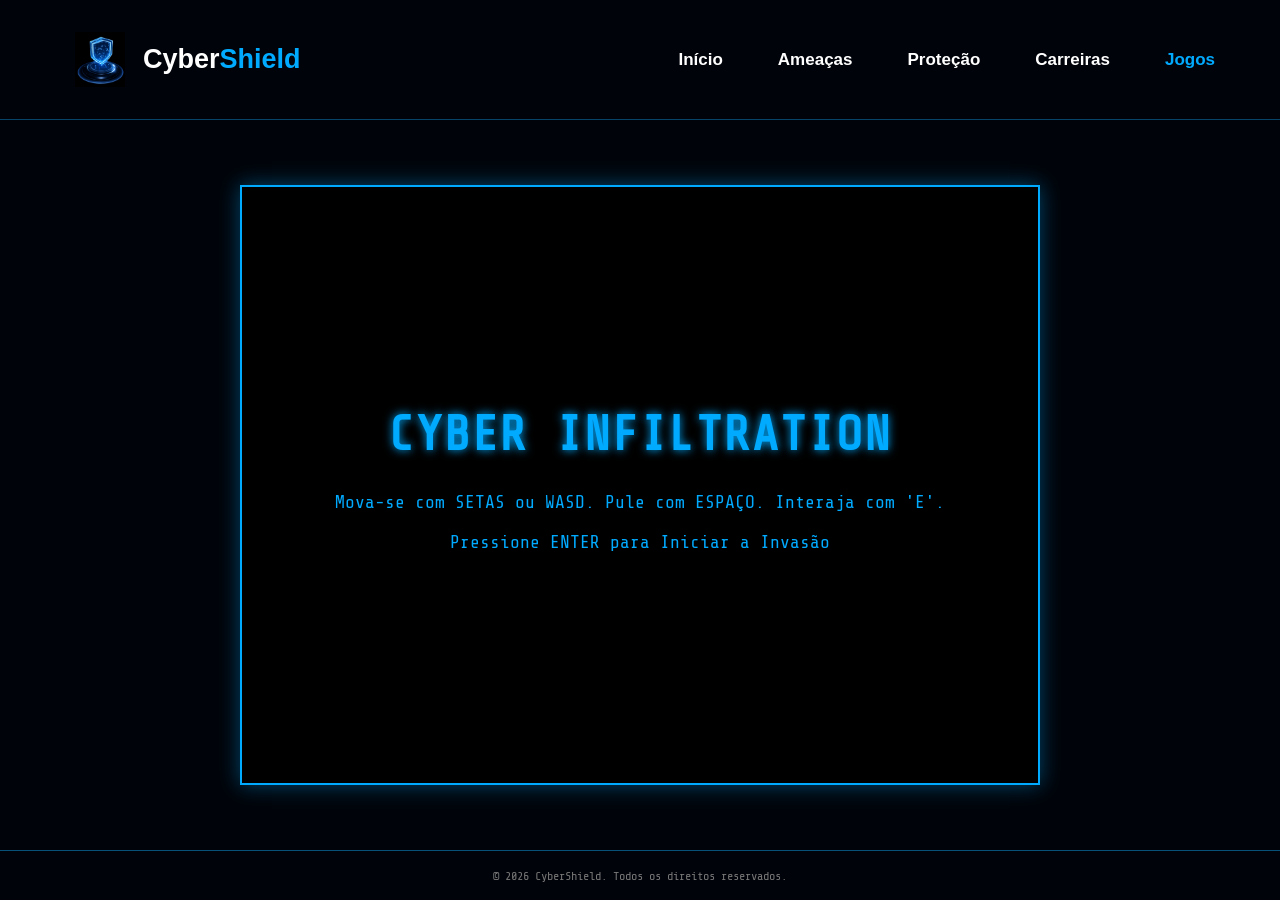
<file: Paginas/Jogo.html>
<!DOCTYPE html>
<html lang="pt-BR">
<head>
    <meta charset="UTF-8">
    <meta name="viewport" content="width=device-width, initial-scale=1.0">
    <title>CyberSec Infiltration</title>
    <link rel="stylesheet" href="../Style/jogo.css">
</head>
<body>

    <header>
        <div class="logo">
            <img src="../img/logo2.png" alt="CyberShield">
            <h2>Cyber<span>Shield</span></h2>
        </div>

        <nav>
            <a href="../index.html">Início</a>
            <a href="./Ameaças.html">Ameaças</a>
            <a href="proteger.html">Proteção</a>
            <a href="carreiras.html">Carreiras</a>
            <a href="jogo.html" class="active">Jogos</a>
        </nav>
    </header>

    <main id="main-game">
        <div id="game-container">
            <canvas id="gameCanvas" width="800" height="600"></canvas>
            <div id="ui-layer">
                <div id="start-screen" class="screen">
                    <h1 class="glitch" data-text="CYBER INFILTRATION">CYBER INFILTRATION</h1>
                    <p>Mova-se com SETAS ou WASD. Pule com ESPAÇO. Interaja com 'E'.</p>
                    <p>Pressione ENTER para Iniciar a Invasão</p>
                </div>
                
                <div id="pause-screen" class="screen hidden">
                    <h1>SISTEMA PAUSADO</h1>
                    <p>Pressione 'P' ou 'ESC' para Retomar</p>
                </div>
                
                <div id="game-over-screen" class="screen hidden">
                    <h1 class="error">CONEXÃO PERDIDA</h1>
                    <p>Vidas Esgotadas.</p>
                    <p>Pressione ENTER para Tentar Novamente</p>
                </div>

                <div id="level-complete-screen" class="screen hidden">
                    <h1 class="success">FIREWALL BYPASSED</h1>
                    <p>Acesso Concedido ao Próximo Nó.</p>
                    <p>Pressione ENTER para Continuar</p>
                </div>

                <div id="game-won-screen" class="screen hidden">
                    <h1 class="success">MAINFRAME HACKEADO!</h1>
                    <p>Você destruiu o A.I. Core e liberou a rede!</p>
                    <p>Obrigado por jogar!</p>
                </div>
                
                <div id="hud" class="hidden">
                    <div class="hud-item">❤️ Vidas: <span id="lives-count">3</span></div>
                    <div class="hud-item">🌐 Nível: <span id="level-indicator">1</span></div>
                    <div class="hud-item">🔑 Chaves: <span id="keys-count">0</span></div>
                </div>
                
                <div id="puzzle-modal" class="modal hidden">
                    <h2>TERMINAL DE SEGURANÇA</h2>
                    <p id="puzzle-text">Resolva o enigma para desbloquear a porta:</p>
                    <input type="text" id="puzzle-input" placeholder="Insira a resposta..." autocomplete="off">
                    <button id="puzzle-submit">Hackear</button>
                    <p id="puzzle-error" class="error hidden">Acesso Negado. Resposta incorreta.</p>
                </div>
            </div>
        </div>
    </main>

    <script src="../Game/levels.js"></script>
    <script src="../Game/game.js"></script>

    <div class="final">
        © 2026 CyberShield. Todos os direitos reservados.
    </div>
</body>
</html>
</file>
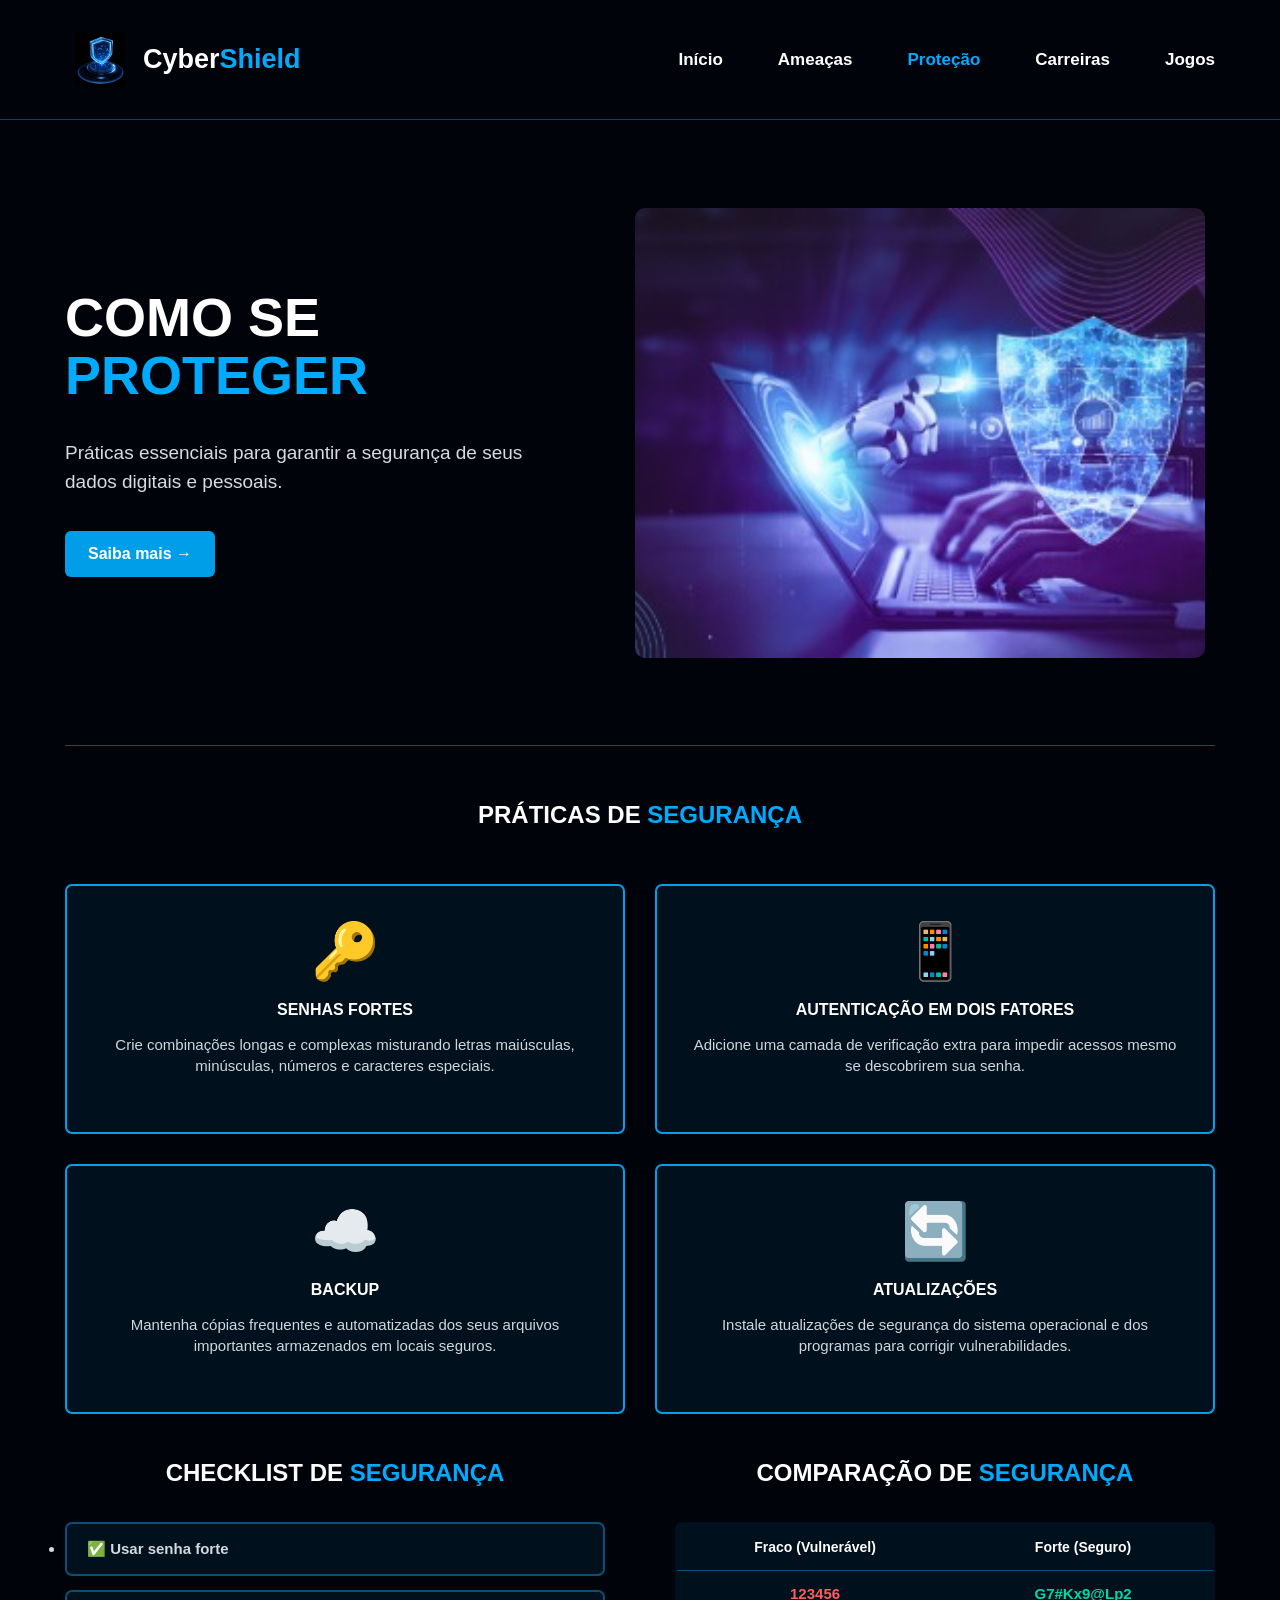
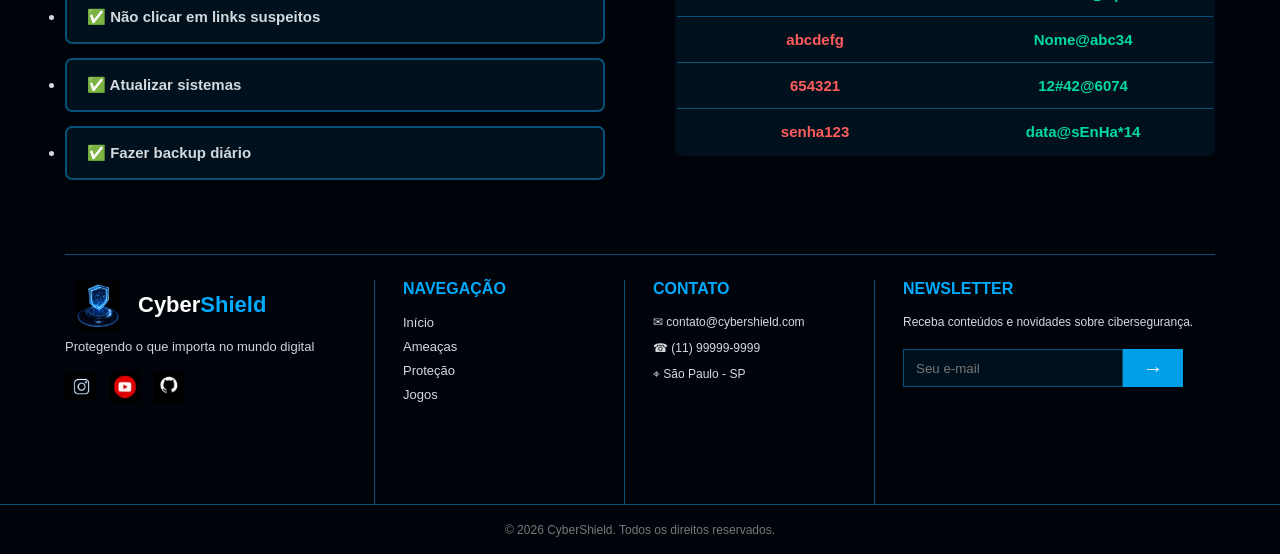
<file: Paginas/proteger.html>
<!DOCTYPE html>
<html lang="pt-br">

<head>
    <meta charset="UTF-8">
    <meta name="viewport" content="width=device-width, initial-scale=1.0">

    <link rel="stylesheet" href="../Style/proteger.css">

    <title>CyberShield - Proteção</title>
</head>

<body>

    <header>

        <div class="logo">

            <img src="../img/logo2.png" alt="CyberShield">

            <h2>
                Cyber<span>Shield</span>
            </h2>

        </div>

        <nav>
            <a href="../index.html">Início</a>
            <a href="./Ameaças.html">Ameaças</a>
            <a href="./proteger.html" class="ativo">Proteção</a>
            <a href="./carreiras.html">Carreiras</a>
            <a href="./Jogo.html">Jogos</a>
        </nav>

    </header>

    <main>

        <!-- HERO -->

        <section class="protecao-inicio">

            <div class="protecao-texto">

                <h1>
                    COMO SE
                    <strong>PROTEGER</strong>
                </h1>

                <p>
                    Práticas essenciais para garantir a segurança
                    de seus dados digitais e pessoais.
                </p>

                <a class="botao" href="pt2 caua.html">
                    Saiba mais →
                </a>

            </div>

            <div class="protecao-imagem">

                <img src="../img/imagem do caua.jpeg" alt="Segurança digital">

            </div>

        </section>

        <div class="linha"></div>


        <!-- PRÁTICAS -->

        <section class="praticas" id="praticas">

            <h2>
                PRÁTICAS DE <span>SEGURANÇA</span>
            </h2>

            <div class="cards">

                <div class="card">

                    <div class="icone">🔑</div>

                    <h3>
                        SENHAS FORTES
                    </h3>

                    <p>
                        Crie combinações longas e complexas
                        misturando letras maiúsculas, minúsculas,
                        números e caracteres especiais.
                    </p>

                </div>

                <div class="card">

                    <div class="icone">📱</div>

                    <h3>
                        AUTENTICAÇÃO EM DOIS FATORES
                    </h3>

                    <p>
                        Adicione uma camada de verificação extra
                        para impedir acessos mesmo se descobrirem
                        sua senha.
                    </p>

                </div>

                <div class="card">

                    <div class="icone">☁️</div>

                    <h3>
                        BACKUP
                    </h3>

                    <p>
                        Mantenha cópias frequentes e automatizadas
                        dos seus arquivos importantes armazenados
                        em locais seguros.
                    </p>

                </div>

                <div class="card">

                    <div class="icone">🔄</div>

                    <h3>
                        ATUALIZAÇÕES
                    </h3>

                    <p>
                        Instale atualizações de segurança do sistema
                        operacional e dos programas para corrigir
                        vulnerabilidades.
                    </p>

                </div>

            </div>

        </section>


        <!-- CHECKLIST -->

        <section class="seguranca-extra">

            <div class="checklist">

                <h2>
                    CHECKLIST DE <span>SEGURANÇA</span>
                </h2>

                <ul>

                    <li>✅ Usar senha forte</li>

                    <li>✅ Não clicar em links suspeitos</li>

                    <li>✅ Atualizar sistemas</li>

                    <li>✅ Fazer backup diário</li>

                </ul>

            </div>


            <!-- COMPARAÇÃO -->

            <div class="comparacao">

                <h2>
                    COMPARAÇÃO DE <span>SEGURANÇA</span>
                </h2>

                <table>

                    <tr>
                        <th>Fraco (Vulnerável)</th>
                        <th>Forte (Seguro)</th>
                    </tr>

                    <tr>
                        <td class="fraco">123456</td>
                        <td class="forte">G7#Kx9@Lp2</td>
                    </tr>

                    <tr>
                        <td class="fraco">abcdefg</td>
                        <td class="forte">Nome@abc34</td>
                    </tr>

                    <tr>
                        <td class="fraco">654321</td>
                        <td class="forte">12#42@6074</td>
                    </tr>

                    <tr>
                        <td class="fraco">senha123</td>
                        <td class="forte">data@sEnHa*14</td>
                    </tr>

                </table>

            </div>

        </section>

    </main>


    <!-- RODAPÉ -->

    <footer>

        <div class="rodape-logo">

            <div class="logo">

                <img src="../img/logo2.png" alt="CyberShield">

                <h2>
                    Cyber<span>Shield</span>
                </h2>

            </div>

            <p>
                Protegendo o que importa no
                mundo digital
            </p>

            <div class="redes">

                <img src="../img/insta.png" alt="Instagram">
                <img src="../img/youtube.png" alt="YouTube">
                <img src="../img/git.png" alt="GitHub">

            </div>

        </div>


        <div class="rodape-coluna">

            <h3>NAVEGAÇÃO</h3>

            <a href="../index.html">Início</a>
            <a href="./Ameaças.html">Ameaças</a>
            <a href="./proteger.html">Proteção</a>
            <a href="./Jogo.html">Jogos</a>

        </div>


        <div class="rodape-coluna">

            <h3>CONTATO</h3>

            <p>✉ contato@cybershield.com</p>
            <p>☎ (11) 99999-9999</p>
            <p>⌖ São Paulo - SP</p>

        </div>


        <div class="rodape-coluna newsletter">

            <h3>NEWSLETTER</h3>

            <p>
                Receba conteúdos e novidades
                sobre cibersegurança.
            </p>

            <div class="email">

                <input type="text" placeholder="Seu e-mail">

                <button>→</button>

            </div>

        </div>

    </footer>

    <div class="final">
        © 2026 CyberShield. Todos os direitos reservados.
    </div>

</body>

</html>
</file>
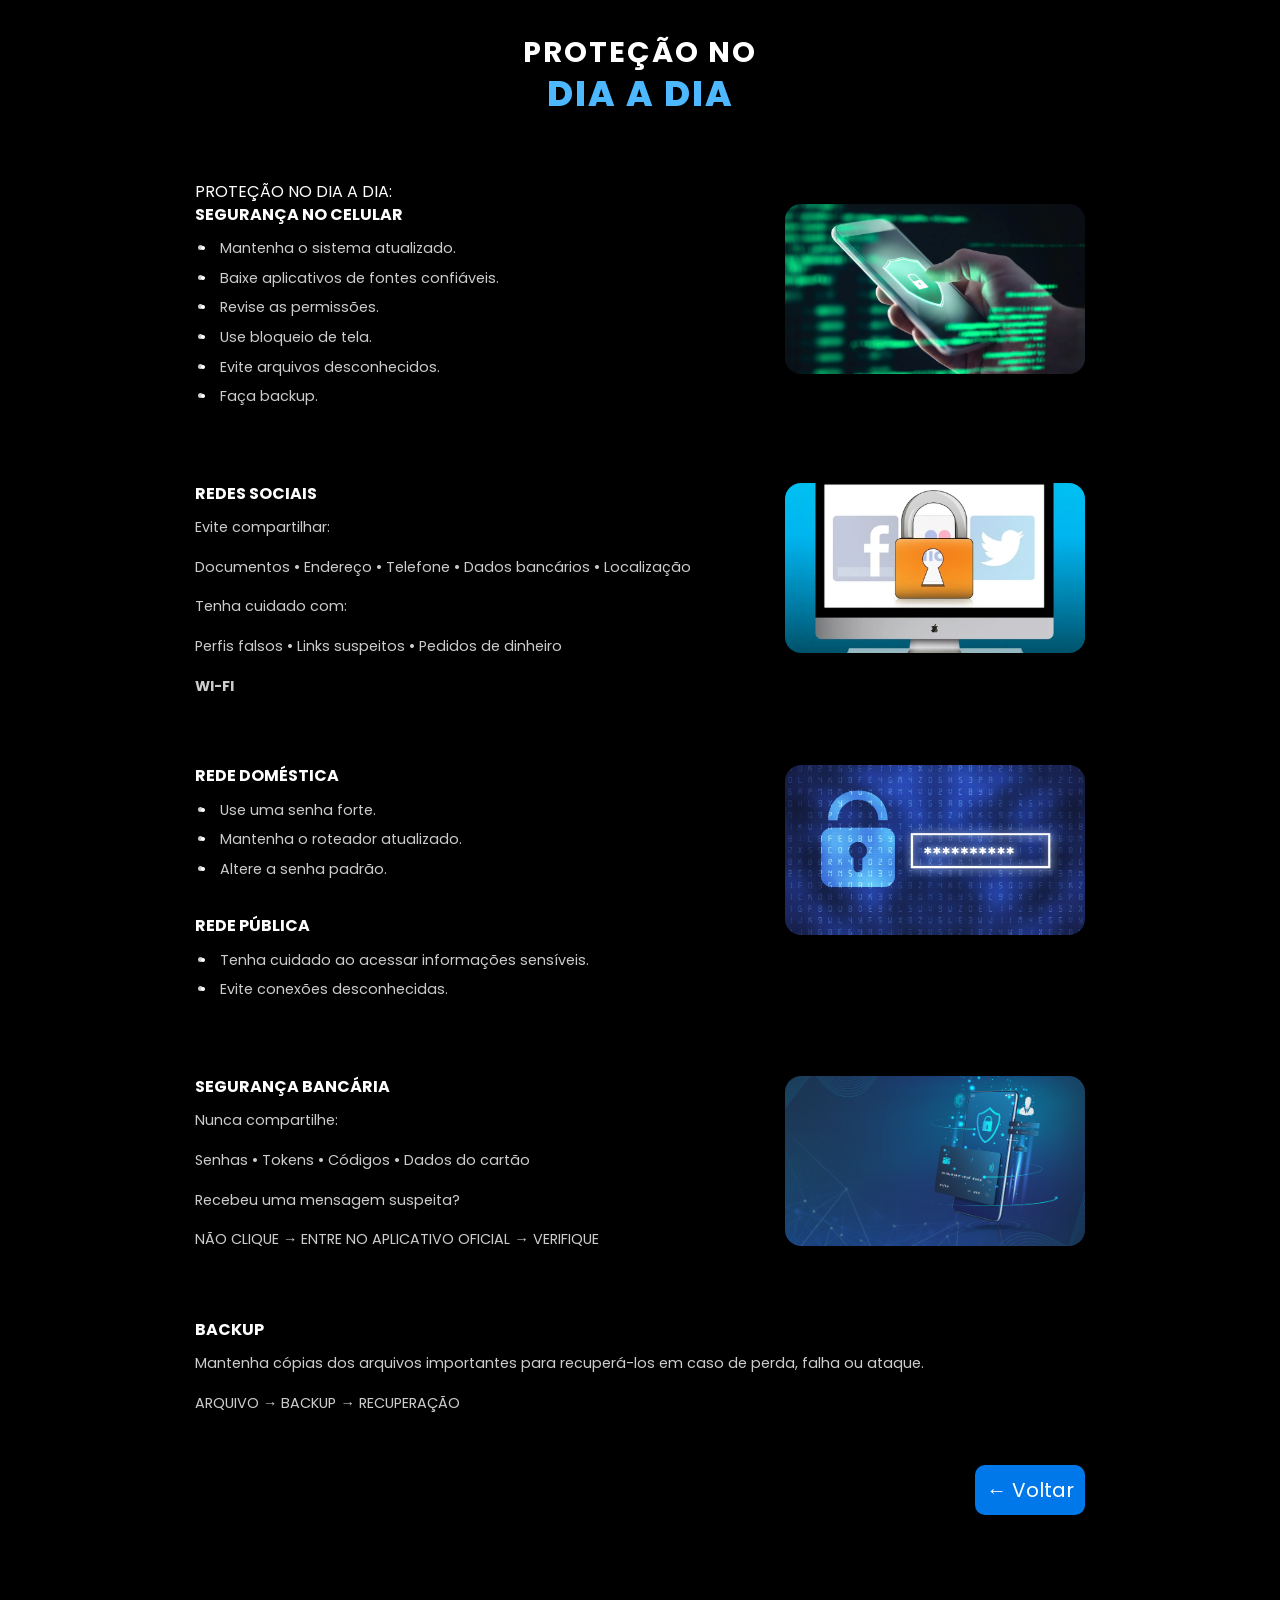
<file: Paginas/pt2 caua.html>
<!DOCTYPE html>
<html lang="pt-BR">
<head>
  <meta charset="UTF-8">
  <meta name="viewport" content="width=device-width, initial-scale=1.0">
  <title>Proteção no Dia a Dia | CyberShield</title>
  <link rel="preconnect" href="https://fonts.googleapis.com">
  <link rel="preconnect" href="https://fonts.gstatic.com" crossorigin>
  <link href="https://fonts.googleapis.com/css2?family=Poppins:ital,wght@0,400;0,500;0,700;0,800&display=swap" rel="stylesheet">
  <link rel="stylesheet" href="../Style/pt2 caua2.css">
</head>
<body>

  <main class="pdd-page">
    <h1 class="pdd-title">PROTEÇÃO NO<br><span class="line2">DIA A DIA</span></h1>

    <div class="pdd-content">
      <div class="pdd-text-flow">

        <p class="pdd-block-title">PROTEÇÃO NO DIA A DIA:</p>

        <div class="pdd-row">
          <div class="pdd-row-text">
            <h2>SEGURANÇA NO CELULAR</h2>
            <ul>
              <li>Mantenha o sistema atualizado.</li>
              <li>Baixe aplicativos de fontes confiáveis.</li>
              <li>Revise as permissões.</li>
              <li>Use bloqueio de tela.</li>
              <li>Evite arquivos desconhecidos.</li>
              <li>Faça backup.</li>
            </ul>
          </div>
          <img class="pdd-row-img" src="../img/celular na mao.png" alt="Segurança no celular: mão segurando smartphone com ícone de escudo protegido">
        </div>

        <div class="pdd-row">
          <div class="pdd-row-text">
            <h2>REDES SOCIAIS</h2>
            <p>Evite compartilhar:</p>
            <p>Documentos • Endereço • Telefone • Dados bancários • Localização</p>
            <p>Tenha cuidado com:</p>
            <p>Perfis falsos • Links suspeitos • Pedidos de dinheiro</p>
            <p style="font-weight:700; margin-top: 8px;">WI-FI</p>
          </div>
          <img class="pdd-row-img" src="../img/redes_sociais.png" alt="Cadeado sobre ícones de redes sociais representando segurança online">
        </div>

        <div class="pdd-row">
          <div class="pdd-row-text">
            <h2>REDE DOMÉSTICA</h2>
            <ul>
              <li>Use uma senha forte.</li>
              <li>Mantenha o roteador atualizado.</li>
              <li>Altere a senha padrão.</li>
            </ul>
            <h2 class="spaced">REDE PÚBLICA</h2>
            <ul>
              <li>Tenha cuidado ao acessar informações sensíveis.</li>
              <li>Evite conexões desconhecidas.</li>
            </ul>
          </div>
          <img class="pdd-row-img" src="../img/senha-forte.png" alt="Cadeado azul e campo de senha representando proteção de rede">
        </div>

        <div class="pdd-row">
          <div class="pdd-row-text">
            <h2>SEGURANÇA BANCÁRIA</h2>
            <p>Nunca compartilhe:</p>
            <p>Senhas • Tokens • Códigos • Dados do cartão</p>
            <p style="margin-top: 8px;">Recebeu uma mensagem suspeita?</p>
            <p>NÃO CLIQUE → ENTRE NO APLICATIVO OFICIAL → VERIFIQUE</p>
          </div>
          <img class="pdd-row-img" src="../img/seguranca-bancaria.png" alt="Smartphone com cartão de crédito representando segurança bancária digital">
        </div>

        <div class="pdd-row no-image">
          <div class="pdd-row-text">
            <h2>BACKUP</h2>
            <p>Mantenha cópias dos arquivos importantes para recuperá-los em caso de perda, falha ou ataque.</p>
            <p>ARQUIVO → BACKUP → RECUPERAÇÃO</p>
          </div>
        </div>

        <a href="proteger.html" class="voltar">← Voltar</a>

      </div>
    </div>
  </main>

</body>
</html>
</file>
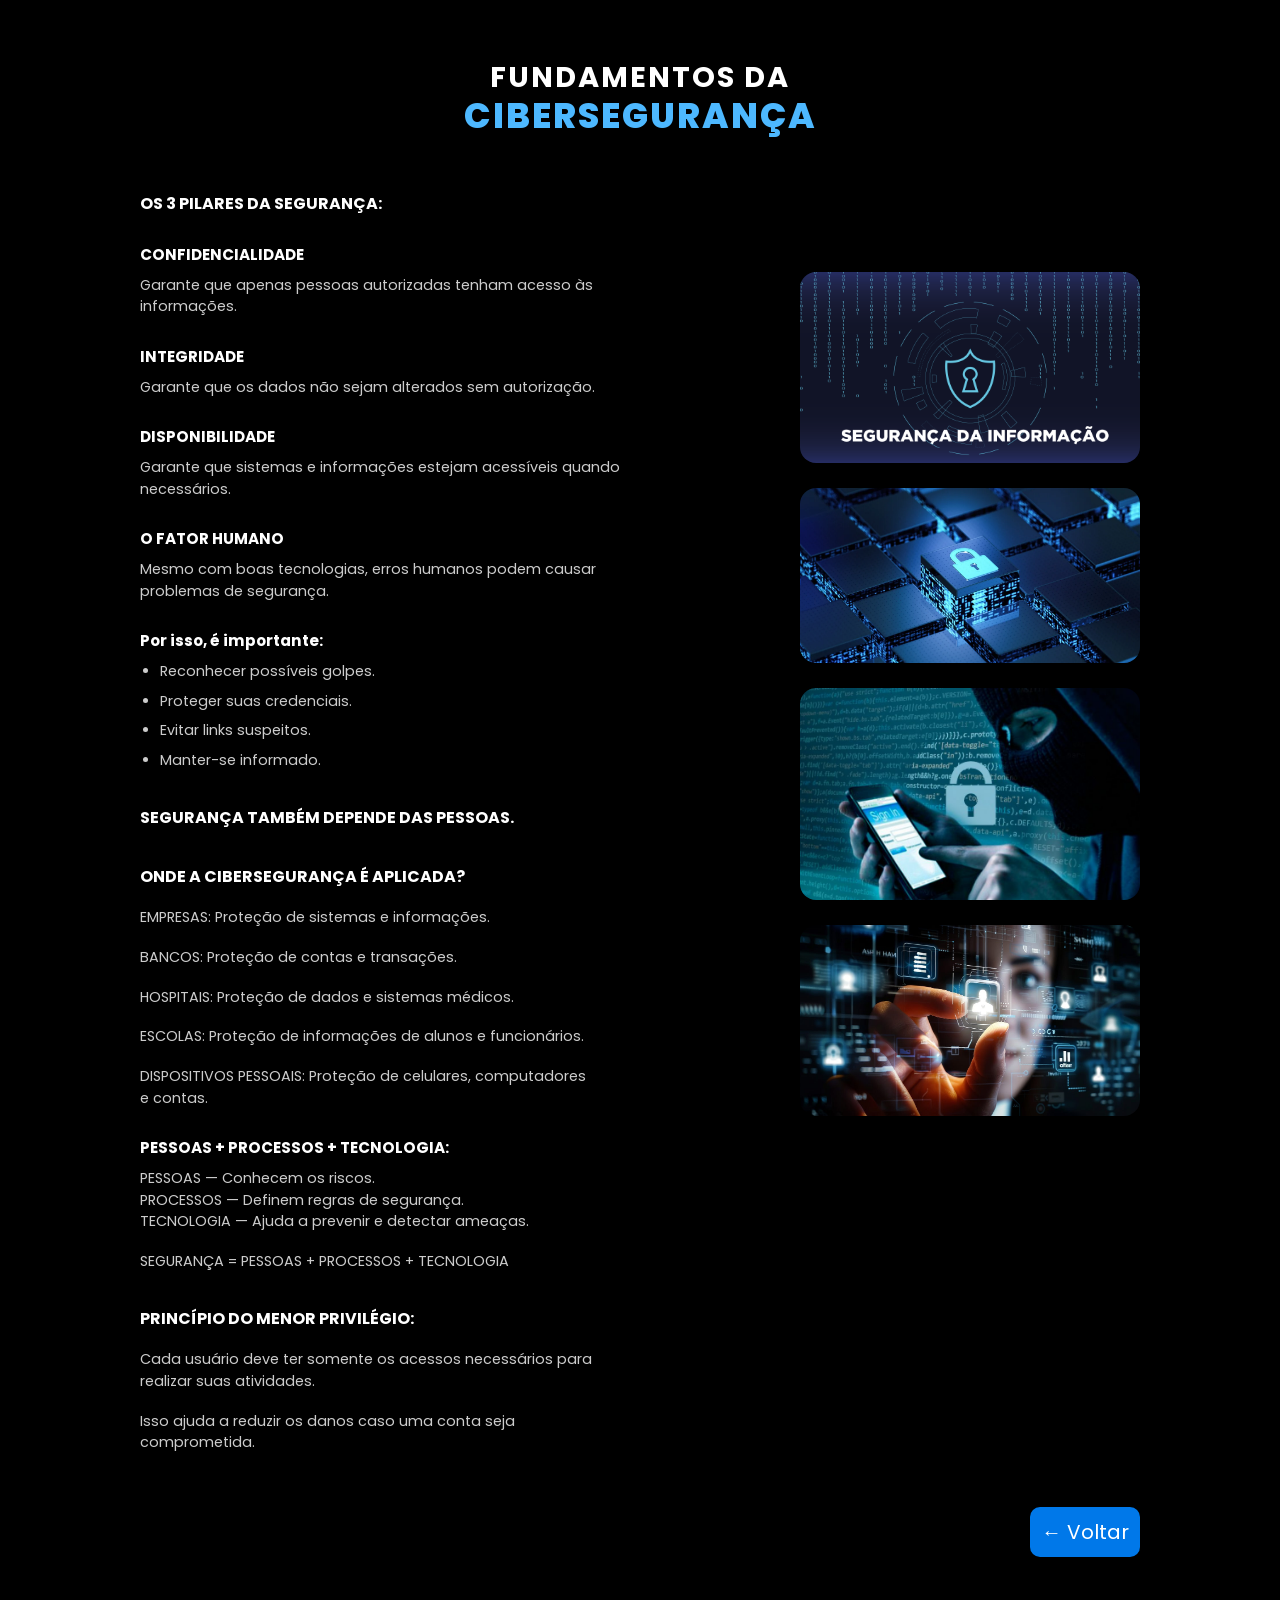
<file: Paginas/pt2 luiz.html>
<!DOCTYPE html>
<html lang="pt-br">

<head>
    <meta charset="UTF-8">
    <meta name="viewport" content="width=device-width, initial-scale=1.0">

    <link rel="preconnect" href="https://fonts.googleapis.com">
    <link rel="preconnect" href="https://fonts.gstatic.com" crossorigin>
    <link href="https://fonts.googleapis.com/css2?family=Poppins:wght@400;600;700;800&display=swap" rel="stylesheet">

    <link rel="stylesheet" href="../Style/pt2 luiz2.css">

    <title>Fundamentos da Cibersegurança</title>
</head>

<body>

    <div class="pagina">

        <h1>
            FUNDAMENTOS DA
            <span>CIBERSEGURANÇA</span>
        </h1>

        <main>

            <section class="conteudo">

                <div class="texto">

                    <h2>OS 3 PILARES DA SEGURANÇA:</h2>

                    <h3>CONFIDENCIALIDADE</h3>

                    <p>
                        Garante que apenas pessoas autorizadas tenham acesso às<br>
                        informações.
                    </p>

                    <h3>INTEGRIDADE</h3>

                    <p>
                        Garante que os dados não sejam alterados sem autorização.
                    </p>

                    <h3>DISPONIBILIDADE</h3>

                    <p>
                        Garante que sistemas e informações estejam acessíveis quando<br>
                        necessários.
                    </p>

                    <h3>O FATOR HUMANO</h3>

                    <p>
                        Mesmo com boas tecnologias, erros humanos podem causar<br>
                        problemas de segurança.
                    </p>

                    <h3>Por isso, é importante:</h3>

                    <ul>
                        <li>Reconhecer possíveis golpes.</li>
                        <li>Proteger suas credenciais.</li>
                        <li>Evitar links suspeitos.</li>
                        <li>Manter-se informado.</li>
                    </ul>

                    <h2>SEGURANÇA TAMBÉM DEPENDE DAS PESSOAS.</h2>

                    <h2>ONDE A CIBERSEGURANÇA É APLICADA?</h2>

                    <p>
                        EMPRESAS: Proteção de sistemas e informações.
                    </p>

                    <p>
                        BANCOS: Proteção de contas e transações.
                    </p>

                    <p>
                        HOSPITAIS: Proteção de dados e sistemas médicos.
                    </p>

                    <p>
                        ESCOLAS: Proteção de informações de alunos e funcionários.
                    </p>

                    <p>
                        DISPOSITIVOS PESSOAIS: Proteção de celulares, computadores<br>
                        e contas.
                    </p>

                    <h3>PESSOAS + PROCESSOS + TECNOLOGIA:</h3>

                    <p>
                        PESSOAS — Conhecem os riscos.<br>
                        PROCESSOS — Definem regras de segurança.<br>
                        TECNOLOGIA — Ajuda a prevenir e detectar ameaças.
                    </p>

                    <p>
                        SEGURANÇA = PESSOAS + PROCESSOS + TECNOLOGIA
                    </p>

                    <h2>PRINCÍPIO DO MENOR PRIVILÉGIO:</h2>

                    <p>
                        Cada usuário deve ter somente os acessos necessários para<br>
                        realizar suas atividades.
                    </p>

                    <p>
                        Isso ajuda a reduzir os danos caso uma conta seja<br>
                        comprometida.
                    </p>

                </div>

                <div class="imagens">

                    <img src="../img/R.png" alt="Segurança da informação">

                    <img src="../img/23-segurana digital.webp" alt="Segurança digital">

                    <img src="../img/R.jpg" alt="Proteção digital">

                    <img src="../img/img4.png" alt="Tecnologia e segurança">

                </div>

            </section>

        </main>

        <a href="../index.html" class="voltar">← Voltar</a>

    </div>

</body>

</html>
</file>
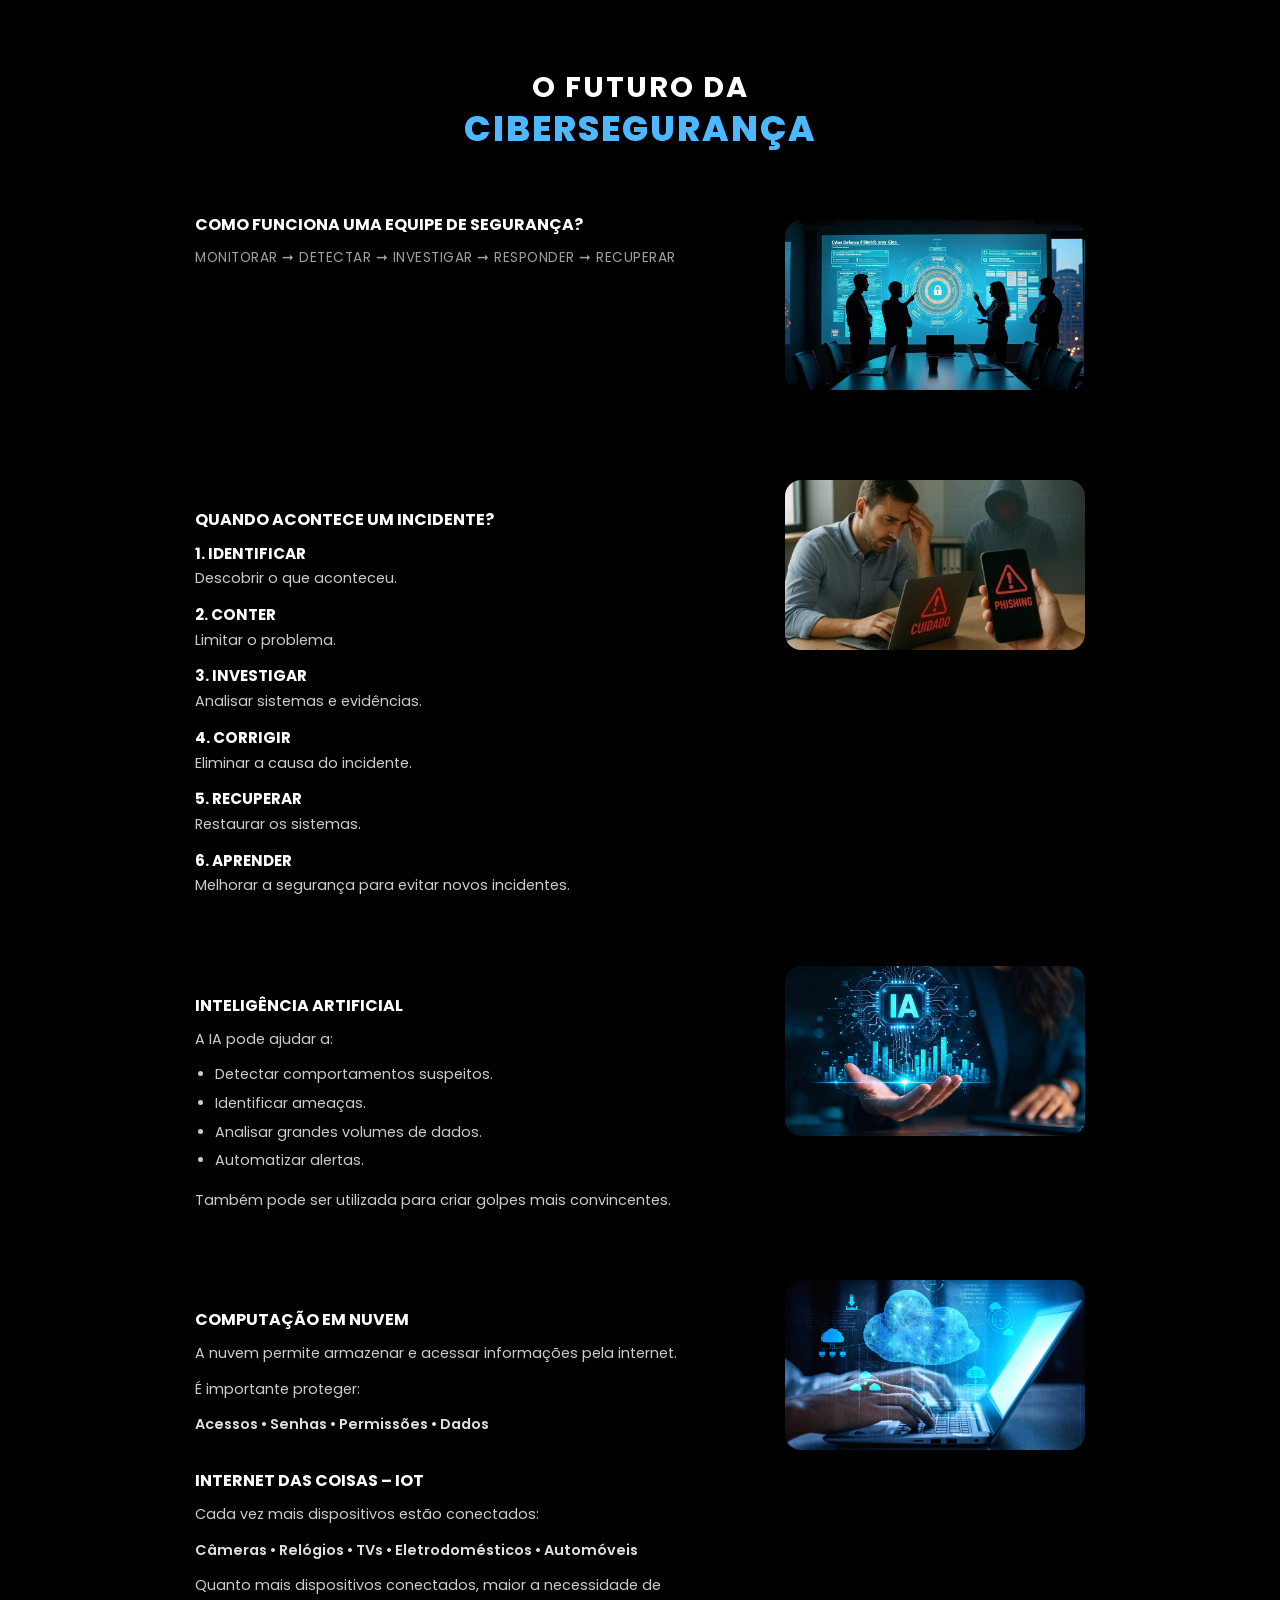
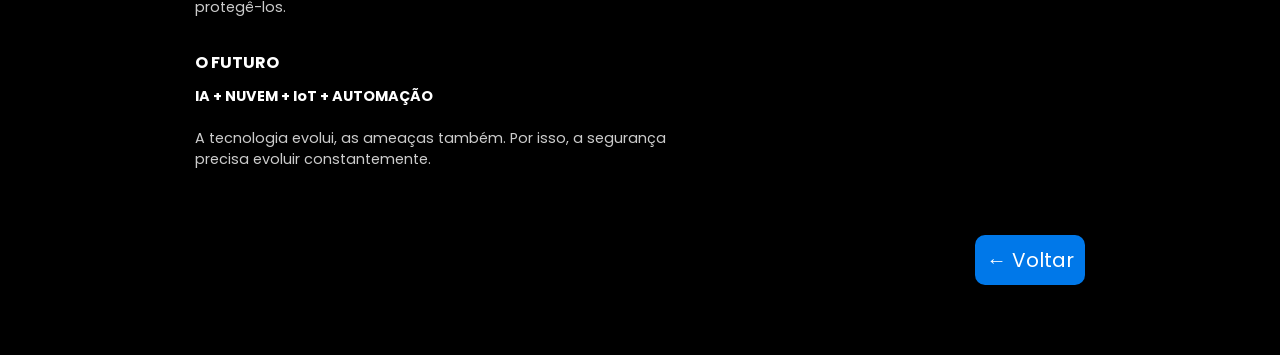
<file: Paginas/pt2 vitor.html>
<!DOCTYPE html>
<html lang="pt-BR">
<head>
    <meta charset="UTF-8">
    <meta name="viewport" content="width=device-width, initial-scale=1.0">
    <title>O Futuro da Cibersegurança</title>
    <link rel="preconnect" href="https://fonts.googleapis.com">
    <link rel="preconnect" href="https://fonts.gstatic.com" crossorigin>
    <link href="https://fonts.googleapis.com/css2?family=Gabarito:wght@400..900&family=Lora:ital,wght@0,400..700;1,400..700&family=Montserrat:ital,wght@0,100..900;1,100..900&family=Open+Sans:ital,wght@0,300..800;1,300..800&family=Outfit:wght@100..900&family=PT+Sans:ital,wght@0,400;0,700;1,400;1,700&family=Poppins:ital,wght@0,100;0,200;0,300;0,400;0,500;0,600;0,700;0,800;0,900;1,100;1,200;1,300;1,400;1,500;1,600;1,700;1,800;1,900&family=Space+Mono:ital,wght@0,400;0,700;1,400;1,700&display=swap" rel="stylesheet">
    <link rel="stylesheet" href="../Style/pt2 vitor2.css">
</head>
<body>
    <div class="container">
        <header>
            <h1 class="titulo-topo">O FUTURO DA</h1>
            <h2 class="titulo-bottom">CIBERSEGURANÇA</h2>
        </header>

        <main>
            <section class="content-block">
                <div class="texto-coluna">
                    <h3 class="section-titulo">COMO FUNCIONA UMA EQUIPE DE SEGURANÇA?</h3>
                    <p class="fluxo-texto">MONITORAR &#10142; DETECTAR &#10142; INVESTIGAR &#10142; RESPONDER &#10142; RECUPERAR</p>
                </div>
                <div class="imagem-coluna">
                    <img src="../imagens/Equipe.webp" alt="Equipe de Segurança" class="card-imagem">
                </div>
            </section>

            <section class="content-block">
                <div class="texto-coluna">
                    <h3 class="section-titulo">QUANDO ACONTECE UM INCIDENTE?</h3>
                    
                    <div class="etapa">
                        <h4 class="etapa-titulo">1. IDENTIFICAR</h4>
                        <p>Descobrir o que aconteceu.</p>
                    </div>
                    
                    <div class="etapa">
                        <h4 class="etapa-titulo">2. CONTER</h4>
                        <p>Limitar o problema.</p>
                    </div>
                    
                    <div class="etapa">
                        <h4 class="etapa-titulo">3. INVESTIGAR</h4>
                        <p>Analisar sistemas e evidências.</p>
                    </div>
                    
                    <div class="etapa">
                        <h4 class="etapa-titulo">4. CORRIGIR</h4>
                        <p>Eliminar a causa do incidente.</p>
                    </div>
                    
                    <div class="etapa">
                        <h4 class="etapa-titulo">5. RECUPERAR</h4>
                        <p>Restaurar os sistemas.</p>
                    </div>
                    
                    <div class="etapa">
                        <h4 class="etapa-titulo">6. APRENDER</h4>
                        <p>Melhorar a segurança para evitar novos incidentes.</p>
                    </div>
                </div>
                <div class="imagem-coluna">
                    <img src="../imagens/incedente.webp" alt="Incidente de Segurança" class="card-imagem">
                </div>
            </section>

            <section class="content-block">
                <div class="texto-coluna">
                    <h3 class="section-titulo">INTELIGÊNCIA ARTIFICIAL</h3>
                    <p>A IA pode ajudar a:</p>
                    <ul>
                        <li>Detectar comportamentos suspeitos.</li>
                        <li>Identificar ameaças.</li>
                        <li>Analisar grandes volumes de dados.</li>
                        <li>Automatizar alertas.</li>
                    </ul>
                    <p>Também pode ser utilizada para criar golpes mais convincentes.</p>
                </div>
                <div class="imagem-coluna">
                    <img src="../imagens/inteligencia-artificial.webp" alt="Inteligência Artificial" class="card-imagem">
                </div>
            </section>

            <section class="content-block">
                <div class="texto-coluna">
                    <h3 class="section-titulo">COMPUTAÇÃO EM NUVEM</h3>
                    <p>A nuvem permite armazenar e acessar informações pela internet.</p>
                    <p>É importante proteger:</p>
                    <p class="bullet-texto">Acessos &bull; Senhas &bull; Permissões &bull; Dados</p>

                    <h3 class="section-titulo">INTERNET DAS COISAS &ndash; IoT</h3>
                    <p>Cada vez mais dispositivos estão conectados:</p>
                    <p class="bullet-texto">Câmeras &bull; Relógios &bull; TVs &bull; Eletrodomésticos &bull; Automóveis</p>
                    <p>Quanto mais dispositivos conectados, maior a necessidade de protegê-los.</p>

                    <h3 class="section-titulo">O FUTURO</h3>
                    <p class="formula-texto">IA + NUVEM + IoT + AUTOMAÇÃO</p>
                    <p>A tecnologia evolui, as ameaças também. Por isso, a segurança precisa evoluir constantemente.</p>
                </div>
                <div class="imagem-coluna">
                    <img src="../imagens/Computacao-em-nuvem.jpeg" alt="Computação em Nuvem" class="card-imagem">
                </div>
            </section>
        </main>

        <a href="../index.html" class="voltar">← Voltar</a>

    </div>
</body>
</html>
</file>
<file: Style/style.css>
* {
        margin: 0;
        padding: 0;
        box-sizing: border-box;
    }

    body {
        width: 100%;
        min-height: 100vh;
        background-color: #00040a;
        color: white;
        font-family: Arial, sans-serif;
        display: flex;
        flex-direction: column;
        align-items: center;
        overflow-x: hidden;
    }

    header {
        width: 100%;
        max-width: 1330px;
        height: 120px;
        border-bottom: 1px solid #06446a;
        display: flex;
        align-items: center;
        justify-content: space-between;
        padding-left: 65px;
        padding-right: 65px;
        margin: 0 auto;
    }

    .logo {
        display: flex;
        align-items: center;
    }

    .logo img {
        width: 70px;
        height: 55px;
        object-fit: contain;
    }

    .logo h2 {
        font-size: 27px;
        margin-left: 8px;
    }

    .logo h2 span {
        color: #00aaff;
    }

    nav {
        display: flex;
        gap: 55px;
    }

    nav a {
        color: white;
        text-decoration: none;
        font-size: 17px;
        font-weight: bold;
        transition: color 0.3s ease;
    }

    nav a:hover,
    nav a:first-child {
        color: #00aaff;
    }

    main {
        width: 100%;
        display: flex;
        flex-direction: column;
        align-items: center;
    }

    .inicio {
        width: 100%;
        max-width: 1150px;
        min-height: 625px;
        margin: 0 auto;
        display: flex;
        align-items: center;
        justify-content: space-between;
    }

    .inicio-texto {
        width: 560px;
    }

    .inicio-texto h1 {
        font-size: 54px;
        line-height: 1.08;
        margin-bottom: 35px;
    }

    .inicio-texto h1 strong {
        display: block;
        color: #00aaff;
    }

    .inicio-texto p {
        width: 510px;
        color: #d6dce1;
        font-size: 19px;
        line-height: 1.5;
        margin-bottom: 35px;
    }

    .botao {
        display: inline-block;
        background-color: #009ee8;
        color: white;
        text-decoration: none;
        padding: 14px 23px;
        border-radius: 6px;
        font-size: 16px;
        font-weight: bold;
    }

    .inicio-imagem {
        width: 590px;
        height: 500px;
        display: flex;
        align-items: center;
        justify-content: center;
    }

    .inicio-imagem img {
        width: 570px;
        height: 450px;
        object-fit: cover;
        object-position: center;
        border-radius: 10px;
    }

    .linha {
        width: 100%;
        max-width: 1150px;
        height: 1px;
        background-color: #075077;
        margin: 0 auto;
    }

    .ciberseguranca {
        width: 100%;
        max-width: 1150px;
        min-height: 570px;
        margin: 0 auto;
        padding-top: 55px;
    }

    .ciberseguranca h2 {
        text-align: center;
        font-size: 24px;
        margin-bottom: 55px;
    }

    .ciberseguranca h2 span {
        color: #00aaff;
    }

    .cards {
        display: flex;
        justify-content: space-between;
    }

    .card {
        width: 350px;
        height: 300px;
        background-color: #00111d;
        border: 2px solid #009fe8;
        border-radius: 7px;
        text-align: center;
        padding: 25px 35px;
    }

    .card img {
        width: 100px;
        height: 100px;
        object-fit: contain;
        display: block;
        margin-left: auto;
        margin-right: auto;
        margin-bottom: 10px;
    }

    .card h3 {
        font-size: 16px;
        margin-bottom: 15px;
    }

    .card p {
        color: #d0d7dc;
        font-size: 15px;
        line-height: 1.4;
    }

    .numeros {
        width: 100%;
        max-width: 1150px;
        min-height: 365px;
        margin: 0 auto;
        border: 2px solid #009fe8;
        border-radius: 7px;
        background-color: #00111d;
        padding-top: 25px;
    }

    .numeros h2 {
        text-align: center;
        font-size: 24px;
        margin-bottom: 25px;
    }

    .numeros h2 span {
        color: #00aaff;
    }

    .numeros-conteudo {
        display: flex;
        height: 240px;
    }

    .numero {
        width: 33.33%;
        text-align: center;
        padding: 10px 50px;
    }

    .numero:nth-child(2) {
        border-left: 1px solid #777;
        border-right: 1px solid #777;
    }

    .numero img {
        width: 90px;
        height: 90px;
        object-fit: contain;
        display: block;
        margin-left: auto;
        margin-right: auto;
        margin-bottom: 2px;
    }

    .numero h3 {
        color: #00aaff;
        font-size: 30px;
        margin-bottom: 15px;
    }

    .numero p {
        color: #d4d9dd;
        font-size: 15px;
        line-height: 1.4;
    }

    .protecao {
        width: 100%;
        max-width: 1150px;
        min-height: 390px;
        margin: 0 auto 40px auto;
        padding-top: 45px;
    }

    .protecao h2 {
        text-align: center;
        font-size: 24px;
        margin-bottom: 45px;
    }

    .protecao h2 span {
        color: #00aaff;
    }

    .etapas {
        width: 100%;
        max-width: 1100px;
        margin: 0 auto;
        display: flex;
        align-items: flex-start;
        justify-content: space-between;
    }

    .etapa {
        width: 200px;
        text-align: left;
    }

    .etapa img {
        width: 65px;
        height: 65px;
        object-fit: contain;
        display: block;
        margin-left: auto;
        margin-right: auto;
        margin-bottom: 15px;
    }

    .etapa h3 {
        color: #00aaff;
        font-size: 14px;
        margin-bottom: 10px;
    }

    .etapa p {
        color: white;
        font-size: 13px;
        line-height: 1.4;
    }

    .seta {
        width: 35px;
        color: #00aaff;
        font-size: 25px;
        text-align: center;
        margin-top: 52px;
    }

    footer {
        width: 100%;
        max-width: 1150px;
        min-height: 250px;
        margin: 0 auto;
        border-top: 1px solid #075077;
        display: flex;
        justify-content: space-between;
        padding-top: 25px;
    }

    .rodape-logo {
        width: 310px;
        border-right: 1px solid #075077;
        padding-right: 30px;
    }

    .rodape-logo .logo img {
        width: 65px;
        height: 50px;
    }

    .rodape-logo .logo h2 {
        font-size: 22px;
    }

    .rodape-logo p {
        color: #cdd3d7;
        font-size: 13px;
        line-height: 1.4;
        margin-top: 8px;
    }

    .redes {
        display: flex;
        gap: 12px;
        margin-top: 15px;
    }

    .redes img {
        width: 32px;
        height: 32px;
        object-fit: contain;
    }

    .rodape-coluna {
        width: 250px;
        padding-left: 28px;
        border-right: 1px solid #075077;
    }

    .rodape-coluna h3 {
        color: #00aaff;
        font-size: 16px;
        margin-bottom: 17px;
    }

    .rodape-coluna a {
        display: block;
        color: #d4d9dd;
        text-decoration: none;
        font-size: 13px;
        margin-bottom: 9px;
    }

    .rodape-coluna p {
        color: #d4d9dd;
        font-size: 12px;
        margin-bottom: 12px;
    }

    .newsletter {
        width: 340px;
        border-right: none;
    }

    .email {
        display: flex;
        width: 280px;
        height: 38px;
        margin-top: 20px;
    }

    .email input {
        width: 220px;
        background-color: #00111d;
        border: 1px solid #075077;
        color: white;
        padding-left: 12px;
        outline: none;
    }

    .email button {
        width: 60px;
        border: none;
        background-color: #009fe8;
        color: white;
        font-size: 20px;
        cursor: pointer;
    }

    .final {
        width: 100%;
        max-width: 1330px;
        height: 50px;
        border-top: 1px solid #075077;
        display: flex;
        align-items: center;
        justify-content: center;
        color: #777;
        font-size: 12px;
        margin: 0 auto;
    }
</file>
<file: Style/jogo.css>
@import url('https://fonts.googleapis.com/css2?family=Share+Tech+Mono&display=swap');

* {
    margin: 0;
    padding: 0;
    box-sizing: border-box;
}

body {
    background-color: #00040a;
    color: #00aaff;
    font-family: 'Share Tech Mono', monospace;
    min-height: 100vh;
    display: flex;
    flex-direction: column;
    align-items: center;
    overflow-x: hidden;
}

/* Header CyberShield */
header {
    width: 100%;
    max-width: 1330px;
    height: 120px;
    border-bottom: 1px solid #06446a;
    display: flex;
    align-items: center;
    justify-content: space-between;
    padding: 0 65px;
    background-color: #00040a;
    font-family: Arial, sans-serif;
}

.logo {
    display: flex;
    align-items: center;
}

.logo img {
    width: 70px;
    height: 55px;
    object-fit: contain;
}

.logo h2 {
    font-size: 27px;
    margin-left: 8px;
    color: white;
}

.logo h2 span {
    color: #00aaff;
}

nav {
    display: flex;
    gap: 55px;
}

nav a {
    color: white;
    text-decoration: none;
    font-size: 17px;
    font-weight: bold;
}

nav a.active, 
nav a:hover {
    color: #00aaff;
}

/* Container do Jogo */
#main-game {
    flex: 1;
    display: flex;
    justify-content: center;
    align-items: center;
    padding: 20px 0;
    width: 100%;
}

#game-container {
    position: relative;
    width: 800px;
    height: 600px;
    border: 2px solid #00aaff;
    box-shadow: 0 0 20px rgba(0, 170, 255, 0.4);
    background-color: #000;
}

canvas {
    display: block;
    image-rendering: pixelated;
}

#ui-layer {
    position: absolute;
    top: 0;
    left: 0;
    width: 100%;
    height: 100%;
    pointer-events: none;
}

.screen {
    position: absolute;
    top: 0;
    left: 0;
    width: 100%;
    height: 100%;
    background: rgba(0, 0, 0, 0.85);
    display: flex;
    flex-direction: column;
    justify-content: center;
    align-items: center;
    text-align: center;
    pointer-events: auto;
    z-index: 10;
}

.hidden {
    display: none !important;
}

h1 {
    font-size: 48px;
    margin-bottom: 20px;
    text-shadow: 0 0 10px #00aaff;
    letter-spacing: 2px;
}

h1.error {
    color: #ff003c;
    text-shadow: 0 0 10px #ff003c;
}

h1.success {
    color: #00aaff;
    text-shadow: 0 0 10px #00aaff;
}

p {
    font-size: 18px;
    margin: 10px 0;
}

#hud {
    position: absolute;
    top: 15px;
    left: 15px;
    display: flex;
    gap: 20px;
    font-size: 20px;
    font-weight: bold;
    background: rgba(0, 10, 30, 0.7);
    padding: 10px 20px;
    border: 1px solid #00aaff;
    border-radius: 5px;
    text-shadow: 0 0 5px #00aaff;
}

.modal {
    position: absolute;
    top: 50%;
    left: 50%;
    transform: translate(-50%, -50%);
    background: #000011;
    border: 2px solid #00aaff;
    padding: 30px;
    box-shadow: 0 0 30px #00aaff;
    pointer-events: auto;
    text-align: center;
    z-index: 20;
    width: 400px;
}

.modal h2 {
    margin-top: 0;
    color: #00aaff;
    text-shadow: 0 0 5px #00aaff;
}

#puzzle-input {
    width: 80%;
    padding: 10px;
    margin: 15px 0;
    background: #000;
    border: 1px solid #00aaff;
    color: #00aaff;
    font-family: 'Share Tech Mono', monospace;
    font-size: 16px;
    text-align: center;
}

#puzzle-input:focus {
    outline: none;
    box-shadow: 0 0 10px #00aaff;
}

#puzzle-submit {
    background: #00aaff;
    color: #000;
    border: none;
    padding: 10px 20px;
    font-family: 'Share Tech Mono', monospace;
    font-size: 16px;
    font-weight: bold;
    cursor: pointer;
    transition: 0.2s;
}

#puzzle-submit:hover {
    background: #fff;
    box-shadow: 0 0 10px #fff;
}

#puzzle-error {
    color: #ff003c;
    margin-top: 10px;
    font-size: 14px;
}

.final {
    width: 100%;
    max-width: 1330px;
    height: 50px;
    border-top: 1px solid #075077;
    display: flex;
    align-items: center;
    justify-content: center;
    color: #777;
    font-size: 12px;
    margin: 0 auto;
}
</file>
<file: Style/ameaças.css>
* {
    margin: 0;
    padding: 0;
    box-sizing: border-box;
}

html {
    scroll-behavior: smooth;
}

body {
    background: #00040a;
    color: #fff;
    font-family: 'Poppins', Arial, sans-serif;
    overflow-x: hidden;
}

a {
    color: inherit;
    text-decoration: none;
}

/* =========================
   HEADER
========================= */

header {
    width: 100%;
    max-width: 1330px;
    height: 120px;
    padding: 0 65px;
    margin: 0 auto;

    display: flex;
    align-items: center;
    justify-content: space-between;

    border-bottom: 1px solid #06446a;
    border-top: none;
}

/* LOGO */

.brand {
    display: flex;
    align-items: center;
    gap: 8px;
    font-size: 18px;
}

.brand img {
    width: 70px;
    height: 55px;
    object-fit: contain;
}

.brand strong {
    color: #fff;
    font-size: 27px;
}

.brand span {
    color: #00aaff;
    font-size: 27px;
}

/* MENU */

header nav {
    display: flex;
    align-items: center;
    gap: 55px;
}

header nav a {
    color: #fff;
    text-decoration: none;
    font-size: 17px;
    font-weight: 700;
    transition: color 0.3s ease;
}

header nav a:hover {
    color: #00aaff;
}

/* =========================
   MAIN
========================= */

main {
    width: 100%;
    display: flex;
    flex-direction: column;
    align-items: center;
}

/* =========================
   HERO
========================= */

.hero {
    width: 100%;
    max-width: 1150px;
    min-height: 625px;
    margin: 0 auto;

    padding: 55px 0;

    display: grid;
    grid-template-columns: 48% 52%;
    align-items: center;
}

.hero h1 {
    font-size: clamp(42px, 5vw, 64px);
    line-height: 1.25;
    letter-spacing: -1.5px;
}

.hero h1 span {
    color: #f1f1f1;
}

.hero h1 b {
    color: #46a9dd;
}

.hero article > p {
    max-width: 510px;
    margin-top: 24px;

    color: #aab5bb;
    font-size: 19px;
    line-height: 1.5;
}

.button {
    width: max-content;
    margin-top: 35px;

    padding: 14px 23px;

    display: flex;
    gap: 12px;

    background: #009ee8;
    border: none;
    border-radius: 6px;

    color: #fff;
    font-size: 16px;
    font-weight: bold;
}

.button:hover {
    background: #0c9ce7;
}

/* COMPUTADOR */

.computer {
    width: 100%;
    max-width: 570px;
    margin: auto;
}

.computer svg {
    width: 100%;
    display: block;
}

/* =========================
   THREATS
========================= */

.threats {
    width: 100%;
    max-width: 1150px;
    margin: auto;
    padding: 20px 0 65px;
}

/* TÍTULO DA SEÇÃO */

.section-title {
    width: 94%;
    margin: 0 auto 50px;

    display: flex;
    align-items: center;
    justify-content: center;

    gap: 28px;
}

.section-title i {
    display: block;
    flex: 1;
    height: 1px;
    background: #0b5f8e;
}

.section-title h2 {
    margin: 0;
    font-size: 24px;
    white-space: nowrap;
}

/* =========================
   CARDS
========================= */

.cards {
    display: grid;
    grid-template-columns: repeat(4, 1fr);
    gap: 18px;
}

.cards article {
    min-height: 300px;

    padding: 25px 20px;

    display: flex;
    flex-direction: column;
    align-items: center;
    text-align: center;

    background-color: #00111d;
    border: 2px solid #009fe8;
    border-radius: 7px;
}

.cards strong {
    margin-bottom: 13px;
    color: #ff2435;
    font-size: 36px;
}

.cards h3 {
    font-size: 16px;
}

.cards p {
    margin-top: 22px;

    color: #d0d7dc;
    font-size: 15px;
    line-height: 1.4;
}

/* =========================
   FLUXO
========================= */

.flow {
    margin: 65px auto 0;

    display: flex;
    align-items: flex-start;
    justify-content: center;
}

.flow article {
    width: 150px;
    flex: 0 0 150px;
    text-align: center;
}

.flow figure {
    width: 70px;
    height: 70px;
    margin: auto;

    display: grid;
    place-items: center;

    border: 1.5px solid #159ddd;
    border-radius: 50%;

    background: radial-gradient(
        circle,
        #081827,
        #04101a 70%,
        #03070b
    );
}

.flow svg {
    width: 50px;
    height: 50px;

    fill: none;
    stroke: #d5dde1;
    stroke-width: 3;
    stroke-linecap: round;
    stroke-linejoin: round;
}

.flow .danger svg {
    stroke: #ef2b35;
}

.flow article > b {
    display: block;
    margin-top: 12px;
    font-size: 14px;
}

.flow article p {
    margin-top: 7px;
    font-size: 12px;
    font-weight: 600;
    white-space: nowrap;
}

.flow > i {
    width: 80px;
    height: 2px;
    margin-top: 35px;
    background: #168bc8;
}

/* =========================
   QUIZ
========================= */

.quiz {
    width: 100%;
    max-width: 900px;
    min-height: 150px;

    margin: 0 auto 70px;
    padding: 25px 42px;

    display: flex;
    align-items: center;

    background: #00111d;
    border: 2px solid #009fe8;
    border-radius: 7px;
}

.quiz figure {
    width: 120px;
    flex: 0 0 120px;
}

.quiz figure svg {
    width: 100%;
}

.quiz article {
    padding-left: 22px;
}

.quiz h3 {
    font-size: 16px;
}

.quiz article > p {
    margin-top: 12px;
    color: #9ca7ad;
    font-size: 12px;
    line-height: 1.7;
}

.answers {
    display: flex;
    gap: 18px;
}

.answers span {
    width: 90px;

    margin-top: 18px;
    padding: 10px;

    text-align: center;

    border: 1px solid #24465a;
    border-radius: 6px;

    font-size: 11px;
    color: #fff;
}

.answers span:last-child {
    background: #009ee8;
    border-color: #159fe1;
}

/* =========================
   FOOTER
========================= */

footer {
    width: 100%;
    max-width: 1150px;
    min-height: 250px;

    margin: 0 auto;

    border-top: 1px solid #075077;

    display: grid;
    grid-template-columns: 1.6fr .8fr 1.25fr 1.15fr;

    gap: 0;

    padding-top: 25px;
}

/* LOGO DO FOOTER */

.footer-brand .brand {
    gap: 7px;
}

.footer-brand .brand img {
    width: 65px;
    height: 50px;
    object-fit: contain;
}

.footer-brand .brand strong,
.footer-brand .brand span {
    font-size: 22px;
}

.footer-brand > p {
    margin-top: 8px;

    color: #cdd3d7;
    font-size: 13px;
    line-height: 1.4;
}

/* COLUNAS */

footer > section:not(.footer-brand) {
    padding-left: 28px;
    border-left: 1px solid #075077;
}

footer h4 {
    margin-bottom: 17px;

    color: #00aaff;
    font-size: 16px;
}

footer section > a {
    display: block;

    color: #d4d9dd;
    font-size: 13px;

    margin-bottom: 9px;
}

footer section > a:hover {
    color: #4ba8db;
}

footer section > p {
    color: #d4d9dd;
    font-size: 12px;
    margin-bottom: 12px;
}

/* REDES SOCIAIS */

.social {
    display: flex;
    align-items: center;
    gap: 12px;
    margin-top: 15px;
}

.social a {
    width: 32px;
    height: 32px;

    display: grid;
    place-items: center;
}

.social svg {
    width: 32px;
    height: 32px;
}

/* =========================
   SMALL / COPYRIGHT
========================= */

small {
    display: block;

    padding: 10px;

    border-top: 1px solid #075077;

    text-align: center;

    color: #777;
    font-size: 12px;
}

/* =========================
   RESPONSIVIDADE
========================= */

@media (max-width: 900px) {

    header {
        padding: 0 35px;
    }

    header nav {
        gap: 30px;
    }

    .hero {
        grid-template-columns: 1fr;
        text-align: center;
        padding: 50px 30px;
    }

    .hero article > p,
    .button {
        margin-left: auto;
        margin-right: auto;
    }

    .computer {
        margin-top: 30px;
    }

    .cards {
        grid-template-columns: repeat(2, 1fr);
    }

    .threats {
        padding-left: 30px;
        padding-right: 30px;
    }

    footer {
        padding-left: 30px;
        padding-right: 30px;
        grid-template-columns: repeat(2, 1fr);
        gap: 30px;
    }
}

/* =========================
   CELULAR
========================= */

@media (max-width: 600px) {

    header {
        height: auto;
        padding: 15px 25px;

        flex-direction: column;
        gap: 15px;
    }

    .brand img {
        width: 55px;
        height: 45px;
    }

    .brand strong,
    .brand span {
        font-size: 21px;
    }

    header nav {
        gap: 15px;
        flex-wrap: wrap;
        justify-content: center;
    }

    header nav a {
        font-size: 13px;
    }

    .hero {
        padding: 40px 20px;
    }

    .hero h1 {
        font-size: 42px;
    }

    .hero article > p {
        font-size: 15px;
    }

    .cards {
        grid-template-columns: 1fr;
    }

    .flow {
        overflow-x: auto;
        justify-content: flex-start;
        padding-bottom: 15px;
    }

    .quiz {
        padding: 20px;
        flex-direction: column;
        text-align: center;
    }

    .quiz article {
        padding-left: 0;
    }

    .answers {
        justify-content: center;
        flex-wrap: wrap;
    }

    footer {
        grid-template-columns: 1fr;
        gap: 25px;
    }

    footer > section:not(.footer-brand) {
        padding: 20px 0 0;
        border-left: none;
        border-top: 1px solid #075077;
    }
}
</file>
<file: Style/ataques.css>
@import url('https://fonts.googleapis.com/css2?family=Poppins:wght@400;500;600;700;800&display=swap');

* {
    margin: 0;
    padding: 0;
    box-sizing: border-box;
}

html {
    scroll-behavior: smooth;
}

body {
    background-color: #000000;
    color: #ffffff;
    font-family: 'Poppins', sans-serif;
    line-height: 1.5;
    overflow-x: hidden;
}

a {
    color: inherit;
    text-decoration: none;
}

/* ===== CABEÇALHO ===== */

header {
    width: 100%;
    height: 62px;
    padding: 0 4%;
    display: flex;
    align-items: center;
    background-color: #000000;
    border-top: 1px solid #172b39;
    border-bottom: 1px solid #0b3045;
}

.brand {
    display: flex;
    align-items: center;
    gap: 8px;
    font-size: 13px;
}

.brand img {
    width: 38px;
    height: 38px;
    object-fit: contain;
}

.brand strong {
    color: #ffffff;
}

.brand span {
    color: #4DB8FF;
}

/* ===== CONTEÚDO PRINCIPAL ===== */

main {
    width: 100%;
    max-width: 1000px;
    min-height: 1500px;
    margin: 0 auto;
    padding: 35px 55px;
    background-color: #000000;
}

/* ===== TÍTULO ===== */

.title {
    padding: 0;
    text-align: center;
    margin-bottom: 65px;
}

.title h1 {
    font-size: 1.8rem;
    font-weight: 700;
    line-height: 1.2;
    letter-spacing: 2px;
}

.title h1 span {
    display: block;
    color: #4DB8FF;
    font-size: 2.2rem;
    font-weight: 800;
    letter-spacing: 2px;
    margin-top: 3px;
}

/* ===== ÁREA DO CONTEÚDO ===== */

.content {
    display: grid;
    grid-template-columns: 1fr 300px;
    align-items: start;
    gap: 65px;
}

/* ===== TEXTO ===== */

.text {
    width: 100%;
    max-width: none;
    padding-right: 0;
}

.text h2 {
    max-width: none;
    margin-top: 35px;
    margin-bottom: 12px;
    font-size: 1rem;
    font-weight: 700;
    line-height: 1.4;
    text-transform: uppercase;
}

.text h2:first-child {
    margin-top: 0;
}

.text h3 {
    max-width: none;
    margin-top: 28px;
    margin-bottom: 8px;
    font-size: 0.95rem;
    font-weight: 700;
    line-height: 1.4;
}

.text p {
    max-width: none;
    margin-top: 0;
    margin-bottom: 18px;
    color: #cccccc;
    font-size: 0.9rem;
    font-weight: 400;
    line-height: 1.5;
}

.text .final-text {
    max-width: none;
    margin-top: 30px;
}

/* ===== IMAGENS ===== */

.images {
    display: flex;
    flex-direction: column;
    align-items: flex-end;
    gap: 35px;
    padding-top: 5px;
}

.images img {
    width: 300px;
    height: 170px;
    display: block;
    object-fit: cover;
    border-radius: 16px;
    box-shadow: 0 4px 20px rgba(0, 0, 0, 0.4);
}

/* ===== BOTÃO VOLTAR ===== */

.back-button {
    width: 90px;
    margin: 35px 0 30px auto;
    padding: 10px 12px;
    display: flex;
    align-items: center;
    justify-content: center;
    gap: 7px;
    background-color: #0078E9;
    border: none;
    border-radius: 10px;
    color: #ffffff;
    font-size: 16px;
    cursor: pointer;
    transition: 0.2s ease;
}

.back-button span {
    font-size: 16px;
    line-height: 1;
}

.back-button:hover {
    background-color: #0b9ce5;
    transform: translateY(-1px);
}

/* ===== RODAPÉ ===== */

small {
    width: 100%;
    display: block;
    padding: 10px;
    border-top: 1px solid #123e5a;
    text-align: center;
    color: #858b8f;
    font-size: 8px;
}

/* ===== RESPONSIVIDADE ===== */

@media (max-width: 900px) {

    header {
        padding: 0 5%;
    }

    main {
        padding: 30px 35px;
    }

    .content {
        grid-template-columns: 1fr;
        gap: 35px;
    }

    .images {
        align-items: center;
        gap: 30px;
        margin-top: 10px;
    }

    .back-button {
        margin-top: 30px;
    }
}

@media (max-width: 600px) {

    header {
        height: 55px;
        padding: 0 5%;
    }

    .brand img {
        width: 34px;
        height: 34px;
    }

    .brand {
        font-size: 11px;
    }

    main {
        padding: 25px 20px;
    }

    .title {
        margin-bottom: 45px;
    }

    .title h1 {
        font-size: 1.5rem;
    }

    .title h1 span {
        font-size: 1.8rem;
    }

    .text h2 {
        font-size: 0.95rem;
    }

    .text h3 {
        font-size: 0.9rem;
    }

    .text p {
        font-size: 0.85rem;
    }

    .images {
        align-items: center;
    }

    .images img {
        width: 100%;
        max-width: 300px;
        height: 170px;
    }

    .back-button {
        margin-right: 0;
        margin-bottom: 25px;
    }
}
</file>
<file: Style/carreiras.css>
* {
    margin: 0;
    padding: 0;
    box-sizing: border-box;
}

body {
    width: 100%;
    min-height: 100vh;
    background-color: #00040a;
    color: white;
    font-family: Arial, sans-serif;
    display: flex;
    flex-direction: column;
    align-items: center;
    overflow-x: hidden;
}


/* HEADER */

header {
    width: 100%;
    max-width: 1330px;
    height: 120px;
    border-bottom: 1px solid #06446a;
    display: flex;
    align-items: center;
    justify-content: space-between;
    padding-left: 65px;
    padding-right: 65px;
    margin: 0 auto;
}

.logo {
    display: flex;
    align-items: center;
}

.logo img {
    width: 70px;
    height: 55px;
    object-fit: contain;
}

.logo h2 {
    font-size: 27px;
    margin-left: 8px;
}

.logo h2 span {
    color: #00aaff;
}

nav {
    display: flex;
    gap: 55px;
}

nav a {
    color: white;
    text-decoration: none;
    font-size: 17px;
    font-weight: bold;
    transition: color 0.3s ease;
}

nav a:hover,
nav a.ativo {
    color: #00aaff;
}


/* MAIN */

main {
    width: 100%;
    display: flex;
    flex-direction: column;
    align-items: center;
}


/* HERO */

.carreira-inicio {
    width: 100%;
    max-width: 1150px;
    min-height: 625px;
    margin: 0 auto;
    display: flex;
    align-items: center;
    justify-content: space-between;
}

.carreira-texto {
    width: 560px;
}

.carreira-texto h1 {
    font-size: 54px;
    line-height: 1.08;
    margin-bottom: 35px;
}

.carreira-texto h1 span {
    color: #00aaff;
}

.carreira-texto h1 strong {
    display: block;
    color: #00aaff;
}

.carreira-texto p {
    width: 510px;
    color: #d6dce1;
    font-size: 19px;
    line-height: 1.5;
    margin-bottom: 35px;
}

.botao {
    display: inline-block;
    background-color: #009ee8;
    color: white;
    text-decoration: none;
    padding: 14px 23px;
    border-radius: 6px;
    font-size: 16px;
    font-weight: bold;
}

.botao:hover {
    background-color: #00aaff;
}

.carreira-imagem {
    width: 590px;
    height: 500px;
    display: flex;
    align-items: center;
    justify-content: center;
}

.carreira-imagem img {
    width: 570px;
    height: 450px;
    object-fit: cover;
    object-position: center;
    border-radius: 10px;
}


/* LINHA */

.linha {
    width: 100%;
    max-width: 1150px;
    height: 1px;
    background-color: #075077;
}


/* TÍTULOS */

section h2 {
    text-align: center;
    font-size: 24px;
    margin-bottom: 15px;
}

section h2 span {
    color: #00aaff;
}

.subtitulo {
    text-align: center;
    color: #d0d7dc;
    font-size: 15px;
    margin-bottom: 45px;
}


/* CERTIFICAÇÕES */

.certificacoes {
    width: 100%;
    max-width: 1150px;
    min-height: 570px;
    padding-top: 55px;
}

.cards-certificacoes {
    display: flex;
    justify-content: space-between;
    gap: 25px;
}

.cards-certificacoes .card {
    width: 260px;
    height: 285px;
    background-color: #00111d;
    border: 2px solid #009fe8;
    border-radius: 7px;
    text-align: center;
    padding: 25px 30px;
}

.card img {
    width: 100px;
    height: 80px;
    object-fit: contain;
    margin-bottom: 15px;
}

.card h3 {
    font-size: 16px;
    margin-bottom: 15px;
}

.card p {
    color: #d0d7dc;
    font-size: 15px;
    line-height: 1.4;
}


/* TRILHA */

.trilha {
    width: 100%;
    max-width: 1150px;
    min-height: 360px;
    padding-top: 45px;
}

.trilha-conteudo {
    width: 100%;
    display: flex;
    align-items: center;
    justify-content: center;
    gap: 20px;
}

.trilha-item {
    width: 150px;
    text-align: center;
}

.trilha-item img {
    width: 70px;
    height: 70px;
    object-fit: contain;
    margin-bottom: 15px;
}

.trilha-item h3 {
    color: #00aaff;
    font-size: 14px;
}

.trilha-seta {
    color: #00aaff;
    font-size: 28px;
}


/* SALÁRIOS */

.salarios {
    width: 100%;
    max-width: 1150px;
    min-height: 430px;
    padding-top: 45px;
}

.cards-salarios {
    display: flex;
    justify-content: space-between;
    gap: 25px;
}

.salario {
    width: 260px;
    min-height: 285px;
    background-color: #00111d;
    border: 2px solid #009fe8;
    border-radius: 7px;
    text-align: center;
    padding: 25px;
}

.salario img {
    width: 90px;
    height: 90px;
    object-fit: contain;
    margin-bottom: 15px;
}

.salario h3 {
    color: white;
    font-size: 16px;
    margin-bottom: 15px;
}

.salario strong {
    color: #00aaff;
    font-size: 24px;
}


/* ESCOLHAS */

.escolhas {
    width: 100%;
    max-width: 1150px;
    min-height: 450px;
    padding-top: 45px;
}

.cards-escolhas {
    display: flex;
    justify-content: space-between;
    gap: 20px;
}

.escolha {
    width: 210px;
    min-height: 250px;
    text-align: center;
    padding: 20px;
}

.escolha img {
    width: 70px;
    height: 70px;
    object-fit: contain;
    margin-bottom: 15px;
}

.escolha h3 {
    color: #00aaff;
    font-size: 14px;
    margin-bottom: 12px;
}

.escolha p {
    color: #d0d7dc;
    font-size: 14px;
    line-height: 1.4;
}


/* ÁREAS DE ATUAÇÃO */

.atuacao {
    width: 100%;
    max-width: 1150px;
    min-height: 500px;
    padding-top: 45px;
}

.cards-atuacao {
    display: flex;
    justify-content: space-between;
    gap: 20px;
}

.area {
    width: 210px;
    min-height: 280px;
    background-color: #00111d;
    border: 2px solid #009fe8;
    border-radius: 7px;
    text-align: center;
    padding: 25px 20px;
}

.area img {
    width: 75px;
    height: 75px;
    object-fit: contain;
    margin-bottom: 15px;
}

.area h3 {
    font-size: 14px;
    color: white;
    margin-bottom: 15px;
}

.area p {
    color: #d0d7dc;
    font-size: 13px;
    line-height: 1.4;
}


/* ÁREAS PROCURADAS */

.procuradas {
    width: 100%;
    max-width: 1150px;
    min-height: 470px;
    padding-top: 45px;
}

.cards-procuradas {
    display: flex;
    justify-content: space-between;
    gap: 25px;
}

.procurada {
    width: 260px;
    min-height: 280px;
    background-color: #00111d;
    border: 2px solid #009fe8;
    border-radius: 7px;
    text-align: center;
    padding: 25px;
}

.procurada img {
    width: 80px;
    height: 80px;
    object-fit: contain;
    margin-bottom: 15px;
}

.procurada h3 {
    font-size: 14px;
    margin-bottom: 15px;
}

.procurada p {
    color: #d0d7dc;
    font-size: 13px;
    line-height: 1.4;
}


/* FOOTER */

footer {
    width: 100%;
    max-width: 1150px;
    min-height: 250px;
    margin: 0 auto;
    border-top: 1px solid #075077;
    display: flex;
    justify-content: space-between;
    padding-top: 25px;
}

.rodape-logo {
    width: 310px;
    border-right: 1px solid #075077;
    padding-right: 30px;
}

.rodape-logo .logo img {
    width: 65px;
    height: 50px;
}

.rodape-logo .logo h2 {
    font-size: 22px;
}

.rodape-logo p {
    color: #cdd3d7;
    font-size: 13px;
    line-height: 1.4;
    margin-top: 8px;
}

.redes {
    display: flex;
    gap: 12px;
    margin-top: 15px;
}

.redes img {
    width: 32px;
    height: 32px;
    object-fit: contain;
}

.rodape-coluna {
    width: 250px;
    padding-left: 28px;
    border-right: 1px solid #075077;
}

.rodape-coluna h3 {
    color: #00aaff;
    font-size: 16px;
    margin-bottom: 17px;
}

.rodape-coluna a {
    display: block;
    color: #d4d9dd;
    text-decoration: none;
    font-size: 13px;
    margin-bottom: 9px;
}

.rodape-coluna a:hover,
.rodape-coluna a.pagina-atual {
    color: #00aaff;
}

.rodape-coluna p {
    color: #d4d9dd;
    font-size: 12px;
    margin-bottom: 12px;
}

.newsletter {
    width: 340px;
    border-right: none;
}

.email {
    display: flex;
    width: 280px;
    height: 38px;
    margin-top: 20px;
}

.email input {
    width: 220px;
    background-color: #00111d;
    border: 1px solid #075077;
    color: white;
    padding-left: 12px;
    outline: none;
}

.email button {
    width: 60px;
    border: none;
    background-color: #009fe8;
    color: white;
    font-size: 20px;
    cursor: pointer;
}

.email button:hover {
    background-color: #00aaff;
}


/* FINAL */

.final {
    width: 100%;
    max-width: 1330px;
    height: 50px;
    border-top: 1px solid #075077;
    display: flex;
    align-items: center;
    justify-content: center;
    color: #777;
    font-size: 12px;
}


/* RESPONSIVO */

@media (max-width: 1000px) {

    header {
        padding-left: 30px;
        padding-right: 30px;
    }

    nav {
        gap: 25px;
    }

    .carreira-inicio {
        padding: 40px 30px;
    }

    .carreira-texto {
        width: 50%;
    }

    .carreira-imagem {
        width: 50%;
    }

    .carreira-imagem img {
        width: 100%;
        height: auto;
    }

    .cards-certificacoes,
    .cards-salarios,
    .cards-escolhas,
    .cards-atuacao,
    .cards-procuradas {
        padding-left: 30px;
        padding-right: 30px;
        flex-wrap: wrap;
        justify-content: center;
    }
}


@media (max-width: 700px) {

    header {
        height: auto;
        padding: 20px;
        flex-direction: column;
        gap: 20px;
    }

    nav {
        flex-wrap: wrap;
        justify-content: center;
        gap: 15px;
    }

    nav a {
        font-size: 14px;
    }

    .carreira-inicio {
        flex-direction: column;
        padding: 50px 25px;
        gap: 30px;
    }

    .carreira-texto {
        width: 100%;
    }

    .carreira-texto h1 {
        font-size: 42px;
    }

    .carreira-texto p {
        width: 100%;
        font-size: 17px;
    }

    .carreira-imagem {
        width: 100%;
        height: auto;
    }

    .carreira-imagem img {
        width: 100%;
        height: auto;
    }

    .trilha-conteudo {
        flex-wrap: wrap;
        padding: 20px;
    }

    .trilha-seta {
        display: none;
    }

    .cards-certificacoes,
    .cards-salarios,
    .cards-escolhas,
    .cards-atuacao,
    .cards-procuradas {
        flex-direction: column;
        align-items: center;
    }

    .cards-certificacoes .card,
    .salario,
    .escolha,
    .area,
    .procurada {
        width: 90%;
        max-width: 350px;
    }

    footer {
        flex-wrap: wrap;
        gap: 30px;
        padding: 25px;
    }
}


@media (max-width: 480px) {

    .logo h2 {
        font-size: 23px;
    }

    .carreira-texto h1 {
        font-size: 36px;
    }

    section h2 {
        font-size: 20px;
    }
}
</file>
<file: Style/proteger.css>
* {
    margin: 0;
    padding: 0;
    box-sizing: border-box;
}

body {
    width: 100%;
    min-height: 100vh;
    background-color: #00040a;
    color: white;
    font-family: Arial, sans-serif;
    display: flex;
    flex-direction: column;
    align-items: center;
    overflow-x: hidden;
}

header {
    width: 100%;
    max-width: 1330px;
    height: 120px;
    border-bottom: 1px solid #06446a;
    display: flex;
    align-items: center;
    justify-content: space-between;
    padding-left: 65px;
    padding-right: 65px;
    margin: 0 auto;
}

.logo {
    display: flex;
    align-items: center;
}

.logo img {
    width: 70px;
    height: 55px;
    object-fit: contain;
}

.logo h2 {
    font-size: 27px;
    margin-left: 8px;
}

.logo h2 span {
    color: #00aaff;
}

nav {
    display: flex;
    gap: 55px;
}

nav a {
    color: white;
    text-decoration: none;
    font-size: 17px;
    font-weight: bold;
    transition: color 0.3s ease;
}

nav a:hover,
nav a.ativo {
    color: #00aaff;
}


/* MAIN */

main {
    width: 100%;
    display: flex;
    flex-direction: column;
    align-items: center;
}


/* HERO */

.protecao-inicio {
    width: 100%;
    max-width: 1150px;
    min-height: 625px;
    margin: 0 auto;
    display: flex;
    align-items: center;
    justify-content: space-between;
}

.protecao-texto {
    width: 560px;
}

.protecao-texto h1 {
    font-size: 54px;
    line-height: 1.08;
    margin-bottom: 35px;
}

.protecao-texto h1 strong {
    display: block;
    color: #00aaff;
}

.protecao-texto p {
    width: 510px;
    color: #d6dce1;
    font-size: 19px;
    line-height: 1.5;
    margin-bottom: 35px;
}

.botao {
    display: inline-block;
    background-color: #009ee8;
    color: white;
    text-decoration: none;
    padding: 14px 23px;
    border-radius: 6px;
    font-size: 16px;
    font-weight: bold;
}

.botao:hover {
    background-color: #00aaff;
}


/* IMAGEM */

.protecao-imagem {
    width: 590px;
    height: 500px;
    display: flex;
    align-items: center;
    justify-content: center;
}

.protecao-imagem img {
    width: 570px;
    height: 450px;
    object-fit: cover;
    object-position: center;
    border-radius: 10px;
}


/* LINHA */

.linha {
    width: 100%;
    max-width: 1150px;
    height: 1px;
    background-color: #075077;
    margin: 0 auto;
}


/* PRÁTICAS */

.praticas {
    width: 100%;
    max-width: 1150px;
    min-height: 570px;
    margin: 0 auto;
    padding-top: 55px;
}

.praticas > h2 {
    text-align: center;
    font-size: 24px;
    margin-bottom: 55px;
}

.praticas > h2 span {
    color: #00aaff;
}

.cards {
    display: grid;
    grid-template-columns: 1fr 1fr;
    gap: 30px;
}

.card {
    width: 100%;
    min-height: 250px;
    background-color: #00111d;
    border: 2px solid #009fe8;
    border-radius: 7px;
    text-align: center;
    padding: 25px 35px;
}

.icone {
    font-size: 55px;
    height: 80px;
    display: flex;
    align-items: center;
    justify-content: center;
    margin-bottom: 10px;
}

.card h3 {
    font-size: 16px;
    margin-bottom: 15px;
}

.card p {
    color: #d0d7dc;
    font-size: 15px;
    line-height: 1.4;
}


/* CHECKLIST + COMPARAÇÃO */

.seguranca-extra {
    width: 100%;
    max-width: 1150px;
    min-height: 400px;
    margin: 0 auto 40px auto;
    display: flex;
    justify-content: space-between;
    padding-top: 45px;
}

.checklist,
.comparacao {
    width: 540px;
}

.checklist h2,
.comparacao h2 {
    text-align: center;
    font-size: 24px;
    margin-bottom: 35px;
}

.checklist h2 span,
.comparacao h2 span {
    color: #00aaff;
}

.checklist ul {
    display: flex;
    flex-direction: column;
    gap: 14px;
}

.checklist li {
    background-color: #00111d;
    border: 2px solid #075077;
    border-radius: 7px;
    padding: 16px 20px;
    color: #d4d9dd;
    font-size: 15px;
    font-weight: bold;
}

.comparacao table {
    width: 100%;
    border-collapse: collapse;
    background-color: #00111d;
    border: 2px solid #075077;
    border-radius: 7px;
    overflow: hidden;
}

.comparacao th {
    padding: 15px;
    color: white;
    font-size: 14px;
    border-bottom: 1px solid #075077;
}

.comparacao td {
    padding: 14px;
    text-align: center;
    font-size: 15px;
    font-weight: bold;
    border-bottom: 1px solid #075077;
}

.fraco {
    color: #ff5c5c;
}

.forte {
    color: #00d9a5;
}


/* FOOTER */

footer {
    width: 100%;
    max-width: 1150px;
    min-height: 250px;
    margin: 0 auto;
    border-top: 1px solid #075077;
    display: flex;
    justify-content: space-between;
    padding-top: 25px;
}

.rodape-logo {
    width: 310px;
    border-right: 1px solid #075077;
    padding-right: 30px;
}

.rodape-logo .logo img {
    width: 65px;
    height: 50px;
}

.rodape-logo .logo h2 {
    font-size: 22px;
}

.rodape-logo p {
    color: #cdd3d7;
    font-size: 13px;
    line-height: 1.4;
    margin-top: 8px;
}

.redes {
    display: flex;
    gap: 12px;
    margin-top: 15px;
}

.redes img {
    width: 32px;
    height: 32px;
    object-fit: contain;
}

.rodape-coluna {
    width: 250px;
    padding-left: 28px;
    border-right: 1px solid #075077;
}

.rodape-coluna h3 {
    color: #00aaff;
    font-size: 16px;
    margin-bottom: 17px;
}

.rodape-coluna a {
    display: block;
    color: #d4d9dd;
    text-decoration: none;
    font-size: 13px;
    margin-bottom: 9px;
}

.rodape-coluna a:hover {
    color: #00aaff;
}

.rodape-coluna p {
    color: #d4d9dd;
    font-size: 12px;
    margin-bottom: 12px;
}

.newsletter {
    width: 340px;
    border-right: none;
}

.email {
    display: flex;
    width: 280px;
    height: 38px;
    margin-top: 20px;
}

.email input {
    width: 220px;
    background-color: #00111d;
    border: 1px solid #075077;
    color: white;
    padding-left: 12px;
    outline: none;
}

.email button {
    width: 60px;
    border: none;
    background-color: #009fe8;
    color: white;
    font-size: 20px;
    cursor: pointer;
}

.email button:hover {
    background-color: #00aaff;
}


/* FINAL */

.final {
    width: 100%;
    max-width: 1330px;
    height: 50px;
    border-top: 1px solid #075077;
    display: flex;
    align-items: center;
    justify-content: center;
    color: #777;
    font-size: 12px;
    margin: 0 auto;
}


/* RESPONSIVO */

@media (max-width: 900px) {

    header {
        padding-left: 25px;
        padding-right: 25px;
    }

    nav {
        gap: 20px;
    }

    .protecao-inicio {
        padding: 40px 30px;
        flex-direction: column;
        gap: 30px;
    }

    .protecao-texto,
    .protecao-imagem {
        width: 100%;
    }

    .protecao-texto p {
        width: 100%;
    }

    .cards {
        padding: 0 30px;
    }

    .seguranca-extra {
        padding: 40px 30px;
        gap: 30px;
    }

    .checklist,
    .comparacao {
        width: 50%;
    }

    footer {
        padding-left: 25px;
        padding-right: 25px;
    }
}


@media (max-width: 700px) {

    header {
        height: auto;
        min-height: 100px;
        flex-direction: column;
        gap: 20px;
        padding: 20px;
    }

    nav {
        flex-wrap: wrap;
        justify-content: center;
        gap: 20px;
    }

    .protecao-texto h1 {
        font-size: 42px;
    }

    .cards {
        grid-template-columns: 1fr;
    }

    .seguranca-extra {
        flex-direction: column;
    }

    .checklist,
    .comparacao {
        width: 100%;
    }

    footer {
        flex-wrap: wrap;
        gap: 30px;
        padding: 25px;
    }
}


@media (max-width: 480px) {

    .logo h2 {
        font-size: 23px;
    }

    nav {
        gap: 12px;
    }

    nav a {
        font-size: 14px;
    }

    .protecao-texto h1 {
        font-size: 36px;
    }

    .protecao-texto p {
        font-size: 16px;
    }

    .protecao-imagem {
        height: auto;
    }

    .protecao-imagem img {
        width: 100%;
        height: auto;
    }

    .praticas > h2,
    .checklist h2,
    .comparacao h2 {
        font-size: 20px;
    }
}
</file>
<file: Style/pt2 caua2.css>
/* ===== CyberShield — Proteção no Dia a Dia ===== */

:root {
  --color-bg: #000000;
  --color-blue-accent: #4DB8FF;
  --color-blue-bright: #00d9ff;
  --color-blue-btn: #0078E9;
  --color-text-white: #ffffff;
  --color-text-gray: #cccccc;
  --font-main: 'Poppins', sans-serif;
}

* {
  margin: 0;
  padding: 0;
  box-sizing: border-box;
}

html {
  scroll-behavior: smooth;
}

body {
  background-color: #000000;
  color: #ffffff;
  font-family: var(--font-main);
  font-weight: 400;
  line-height: 1.5;
}

/* ===== Página ===== */

.pdd-page {
  width: 100%;
  max-width: 1000px;
  min-height: 1600px;
  background-color: #000000;
  padding: 35px 55px;
  margin: 0 auto;
  position: relative;
}

/* ===== Título ===== */

.pdd-title {
  text-align: center;
  font-weight: 700;
  font-size: 1.8rem;
  line-height: 1.2;
  letter-spacing: 2px;
  margin-bottom: 65px;
}

.pdd-title .line2 {
  display: block;
  color: var(--color-blue-accent);
  font-size: 2.2rem;
  font-weight: 800;
  letter-spacing: 2px;
  margin-top: 3px;
}

/* ===== Conteúdo ===== */

.pdd-content {
  width: 100%;
  max-width: 1000px;
  margin: 0 auto;
}

/* ===== Título de bloco ===== */

.pdd-text-flow h1.pdd-block-title {
  font-size: 1rem;
  font-weight: 700;
  line-height: 1.4;
  margin-bottom: 20px;
  text-transform: uppercase;
}

/* ===== Linhas de conteúdo ===== */

.pdd-row {
  display: flex;
  align-items: flex-start;
  justify-content: space-between;
  gap: 65px;
  margin-bottom: 50px;
}

.pdd-row.reverse {
  flex-direction: row-reverse;
}

.pdd-row.no-image {
  display: block;
}

/* ===== Texto ===== */

.pdd-row-text {
  flex: 1;
  min-width: 0;
}

.pdd-row-text h2 {
  font-size: 1rem;
  font-weight: 700;
  line-height: 1.4;
  margin-top: 0;
  margin-bottom: 12px;
  text-transform: uppercase;
}

.pdd-row-text h2.spaced {
  margin-top: 35px;
}

.pdd-row-text p {
  font-size: 0.9rem;
  line-height: 1.5;
  font-weight: 400;
  color: var(--color-text-gray);
  margin-bottom: 18px;
}

/* ===== Listas ===== */

.pdd-row-text ul {
  padding-left: 20px;
  margin-top: 8px;
  margin-bottom: 25px;
}

.pdd-row-text ul li {
  font-size: 0.9rem;
  line-height: 1.5;
  color: var(--color-text-gray);
  padding-left: 5px;
  position: relative;
  margin-bottom: 8px;
}

.pdd-row-text ul li::before {
  content: '•';
  position: absolute;
  left: -15px;
  color: #ffffff;
}

/* ===== Imagens ===== */

.pdd-row-img {
  flex: 0 0 300px;
  width: 300px;
  height: 170px;
  border-radius: 16px;
  object-fit: cover;
  box-shadow: 0 4px 20px rgba(0, 0, 0, 0.4);
}

/* ===== Espaçamento entre blocos ===== */

.pdd-row + .pdd-row {
  margin-top: 10px;
}

/* ===== Botão Voltar ===== */

.voltar {
    display: block;
    width: 110px;
    padding: 10px;
    background-color: #0078E9;
    color: #ffffff;
    text-align: center;
    text-decoration: none;
    font-size: 20px;
    border: none;
    border-radius: 10px;
    cursor: pointer;
    margin-left: auto;
    margin-top: 35px;
}

/* ===== Responsividade ===== */

@media (max-width: 800px) {

  .pdd-page {
    padding: 30px 35px;
  }

  .pdd-row {
    gap: 40px;
  }

  .pdd-row-img {
    flex: 0 0 260px;
    width: 260px;
    height: 150px;
  }
}

@media (max-width: 650px) {

  .pdd-page {
    padding: 30px 25px;
  }

  .pdd-row,
  .pdd-row.reverse {
    flex-direction: column;
    gap: 25px;
  }

  .pdd-row-img {
    width: 100%;
    height: auto;
    flex: none;
  }
}

@media (max-width: 400px) {

  .pdd-page {
    padding: 25px 20px;
  }

  .pdd-title {
    font-size: 1.5rem;
  }

  .pdd-title .line2 {
    font-size: 1.8rem;
  }

  .pdd-row-text p,
  .pdd-row-text ul li {
    font-size: 0.85rem;
  }
}
</file>
<file: Style/pt2 luiz2.css>
* {
    margin: 0;
    padding: 0;
    box-sizing: border-box;
}

body {
    background-color: #000000;
    color: #ffffff;
    font-family: 'Poppins', serif;
    display: flex;
    justify-content: center;
    padding: 60px 20px;
    line-height: 1.5;
}

.pagina {
    max-width: 1000px;
    width: 100%;
    background: #000000;
    color: #ffffff;
    margin: 0 auto;
}

/* TÍTULO */
h1 {
    text-align: center;
    font-size: 1.8rem;
    font-weight: 700;
    letter-spacing: 2px;
    line-height: 1.2;
    margin-bottom: 55px;
}

h1 span {
    display: block;
    color: #4DB8FF;
    font-size: 2.2rem;
    font-weight: 800;
    letter-spacing: 2px;
}

/* CONTEÚDO */
.conteudo {
    display: flex;
    align-items: flex-start;
    justify-content: space-between;
    gap: 70px;
}

/* TEXTO */
.texto {
    flex: 1;
    width: auto;
    font-size: 0.9rem;
    line-height: 1.5;
}

/* TÍTULOS PRINCIPAIS */
.texto h2 {
    font-size: 1rem;
    font-weight: 700;
    margin-top: 35px;
    margin-bottom: 18px;
    text-transform: uppercase;
}

/* PRIMEIRO TÍTULO */
.texto h2:first-child {
    margin-top: 0;
}

/* SUBTÍTULOS */
.texto h3 {
    font-size: 0.95rem;
    font-weight: 700;
    margin-top: 28px;
    margin-bottom: 8px;
}

/* PARÁGRAFOS */
.texto p {
    font-size: 0.9rem;
    font-weight: 400;
    color: #cccccc;
    margin-bottom: 18px;
}

/* LISTAS */
.texto ul {
    padding-left: 20px;
    margin-top: 8px;
    margin-bottom: 25px;
}

.texto li {
    font-size: 0.9rem;
    font-weight: 400;
    color: #cccccc;
    margin-bottom: 8px;
}

/* IMAGENS */
.imagens {
    width: 340px;
    flex-shrink: 0;
    margin-top: 80px;
}

.imagens img {
    display: block;
    width: 100%;
    height: auto;
    border-radius: 16px;
    object-fit: cover;
    box-shadow: 0 4px 20px rgba(0, 0, 0, 0.4);

    /* MAIS ESPAÇO ENTRE AS IMAGENS */
    margin-bottom: 25px;
}

/* BOTÃO VOLTAR */
.voltar {
    display: block;
    width: 110px;
    padding: 10px;
    background-color: #0078E9;
    color: #ffffff;
    text-align: center;
    text-decoration: none;
    font-size: 20px;
    border: none;
    border-radius: 10px;
    cursor: pointer;
    margin-left: auto;
    margin-top: 35px;
}
</file>
<file: Style/pt2 vitor2.css>
* {
    margin: 0;
    padding: 0;
    box-sizing: border-box;
}

body {
    background-color: #000000;
    color: #ffffff;
    font-family: 'Poppins', serif;
    display: flex;
    justify-content: center;
    padding: 35px 20px;
    line-height: 1.5;
}

.container {
    width: 100%;
    max-width: 1000px;
    min-height: 1600px;
    background-color: #000000;
    padding: 35px 55px;
    margin: 0 auto;
}

/* CABEÇALHO */
header {
    text-align: center;
    margin-bottom: 65px;
}

.titulo-topo {
    font-size: 1.8rem;
    font-weight: 700;
    letter-spacing: 2px;
    line-height: 1.2;
    margin-bottom: 3px;
}

.titulo-bottom {
    font-size: 2.2rem;
    font-weight: 800;
    color: #4DB8FF;
    letter-spacing: 2px;
    line-height: 1.2;
}

/* CONTEÚDO */
.content-block {
    display: flex;
    align-items: flex-start;
    justify-content: space-between;
    gap: 65px;
    margin-bottom: 50px;
}

.texto-coluna {
    flex: 1;
    min-width: 0;
}

.imagem-coluna {
    width: 300px;
    flex-shrink: 0;
    padding-top: 5px;
}

/* IMAGENS */
.card-imagem {
    display: block;
    width: 100%;
    height: 170px;
    border-radius: 16px;
    object-fit: cover;
    box-shadow: 0 4px 20px rgba(0, 0, 0, 0.4);
    margin-bottom: 35px;
}

/* TÍTULOS */
.section-titulo {
    font-size: 1rem;
    font-weight: 700;
    margin-top: 35px;
    margin-bottom: 12px;
    text-transform: uppercase;
    line-height: 1.3;
}

.content-block:first-of-type .section-titulo {
    margin-top: 0;
}

/* ETAPAS */
.etapa {
    margin-bottom: 13px;
}

.etapa-titulo {
    font-size: 0.95rem;
    font-weight: 700;
    margin-bottom: 3px;
}

/* PARÁGRAFOS */
p {
    font-size: 0.9rem;
    font-weight: 400;
    color: #cccccc;
    margin-bottom: 14px;
    line-height: 1.5;
}

.fluxo-texto {
    font-size: 0.85rem;
    color: #a0a0a0;
    letter-spacing: 0.5px;
    margin-bottom: 15px;
}

/* LISTAS */
ul {
    padding-left: 20px;
    margin-bottom: 18px;
}

ul li {
    font-size: 0.9rem;
    font-weight: 400;
    color: #cccccc;
    margin-bottom: 7px;
}

.bullet-texto {
    font-weight: 600;
    color: #e0e0e0;
}

.formula-texto {
    font-weight: 700;
    color: #ffffff;
    margin-bottom: 20px;
}

/* BOTÃO */
.voltar {
    display: block;
    width: 110px;
    padding: 10px;
    background-color: #0078E9;
    color: #ffffff;
    text-align: center;
    text-decoration: none;
    font-size: 20px;
    border: none;
    border-radius: 10px;
    cursor: pointer;
    margin-left: auto;
    margin-top: 35px;
}
</file>
